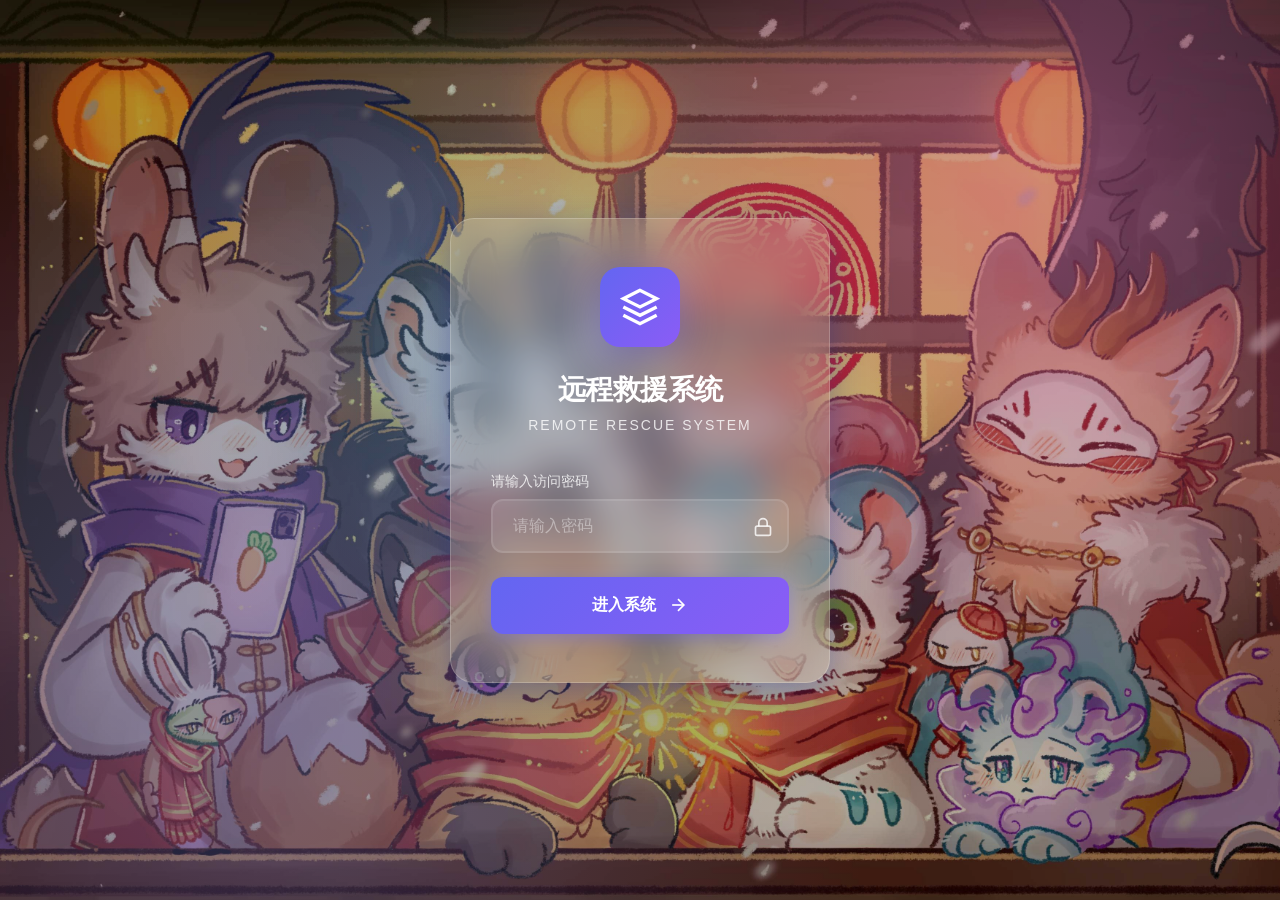
<file: publish/WebResource/index.html>
<!DOCTYPE html>
<html lang="zh-CN">
<head>
    <meta charset="UTF-8">
    <meta name="viewport" content="width=device-width, initial-scale=1.0">
    <title>远程救援系统 - 身份认证</title>
    <link rel="stylesheet" href="css/style.css?v=2">
    <script src="js/bg-random.js?v=2"></script>
    <script src="js/auth-check.js?v=2"></script>
</head>
<body class="auth-page">
    <div class="auth-container">
        <div class="auth-box">
            <div class="auth-header">
                <div class="logo">
                    <svg viewBox="0 0 24 24" fill="none" stroke="currentColor" stroke-width="2">
                        <path d="M12 2L2 7l10 5 10-5-10-5zM2 17l10 5 10-5M2 12l10 5 10-5"/>
                    </svg>
                </div>
                <h1>远程救援系统</h1>
                <p>Remote Rescue System</p>
            </div>
            <form id="authForm" class="auth-form">
                <div class="input-group">
                    <label for="password">请输入访问密码</label>
                    <input type="password" id="password" name="password" placeholder="请输入密码" required>
                    <span class="input-icon">
                        <svg viewBox="0 0 24 24" fill="none" stroke="currentColor" stroke-width="2">
                            <rect x="3" y="11" width="18" height="11" rx="2" ry="2"></rect>
                            <path d="M7 11V7a5 5 0 0 1 10 0v4"></path>
                        </svg>
                    </span>
                </div>
                <button type="submit" class="auth-btn">
                    <span>进入系统</span>
                    <svg viewBox="0 0 24 24" fill="none" stroke="currentColor" stroke-width="2">
                        <line x1="5" y1="12" x2="19" y2="12"></line>
                        <polyline points="12 5 19 12 12 19"></polyline>
                    </svg>
                </button>
            </form>
            <div id="errorMsg" class="error-message"></div>
        </div>
    </div>
    <script src="js/auth.js?v=3"></script>
</body>
</html>
</file>
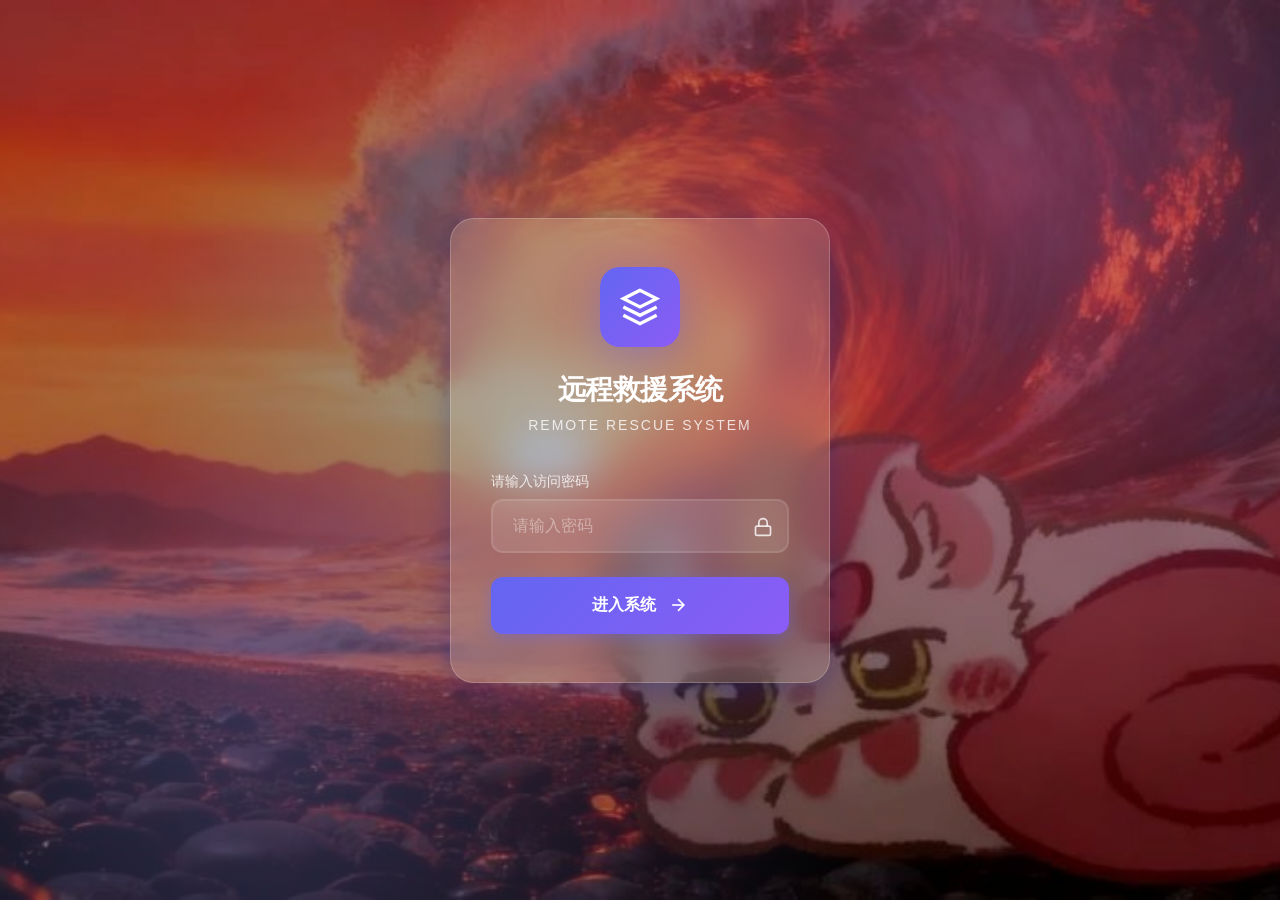
<file: RemoteRescueApp/bin/Debug/WebResource/index.html>
<!DOCTYPE html>
<html lang="zh-CN">
<head>
    <meta charset="UTF-8">
    <meta name="viewport" content="width=device-width, initial-scale=1.0">
    <title>远程救援系统 - 身份认证</title>
    <link rel="stylesheet" href="css/style.css">
    <script src="js/bg-random.js"></script>
    <script src="js/auth-check.js"></script>
</head>
<body class="auth-page">
    <div class="auth-container">
        <div class="auth-box">
            <div class="auth-header">
                <div class="logo">
                    <svg viewBox="0 0 24 24" fill="none" stroke="currentColor" stroke-width="2">
                        <path d="M12 2L2 7l10 5 10-5-10-5zM2 17l10 5 10-5M2 12l10 5 10-5"/>
                    </svg>
                </div>
                <h1>远程救援系统</h1>
                <p>Remote Rescue System</p>
            </div>
            <form id="authForm" class="auth-form">
                <div class="input-group">
                    <label for="password">请输入访问密码</label>
                    <input type="password" id="password" name="password" placeholder="请输入密码" required>
                    <span class="input-icon">
                        <svg viewBox="0 0 24 24" fill="none" stroke="currentColor" stroke-width="2">
                            <rect x="3" y="11" width="18" height="11" rx="2" ry="2"></rect>
                            <path d="M7 11V7a5 5 0 0 1 10 0v4"></path>
                        </svg>
                    </span>
                </div>
                <button type="submit" class="auth-btn">
                    <span>进入系统</span>
                    <svg viewBox="0 0 24 24" fill="none" stroke="currentColor" stroke-width="2">
                        <line x1="5" y1="12" x2="19" y2="12"></line>
                        <polyline points="12 5 19 12 12 19"></polyline>
                    </svg>
                </button>
            </form>
            <div id="errorMsg" class="error-message"></div>
        </div>
    </div>
    <script src="js/auth.js"></script>
</body>
</html>
</file>
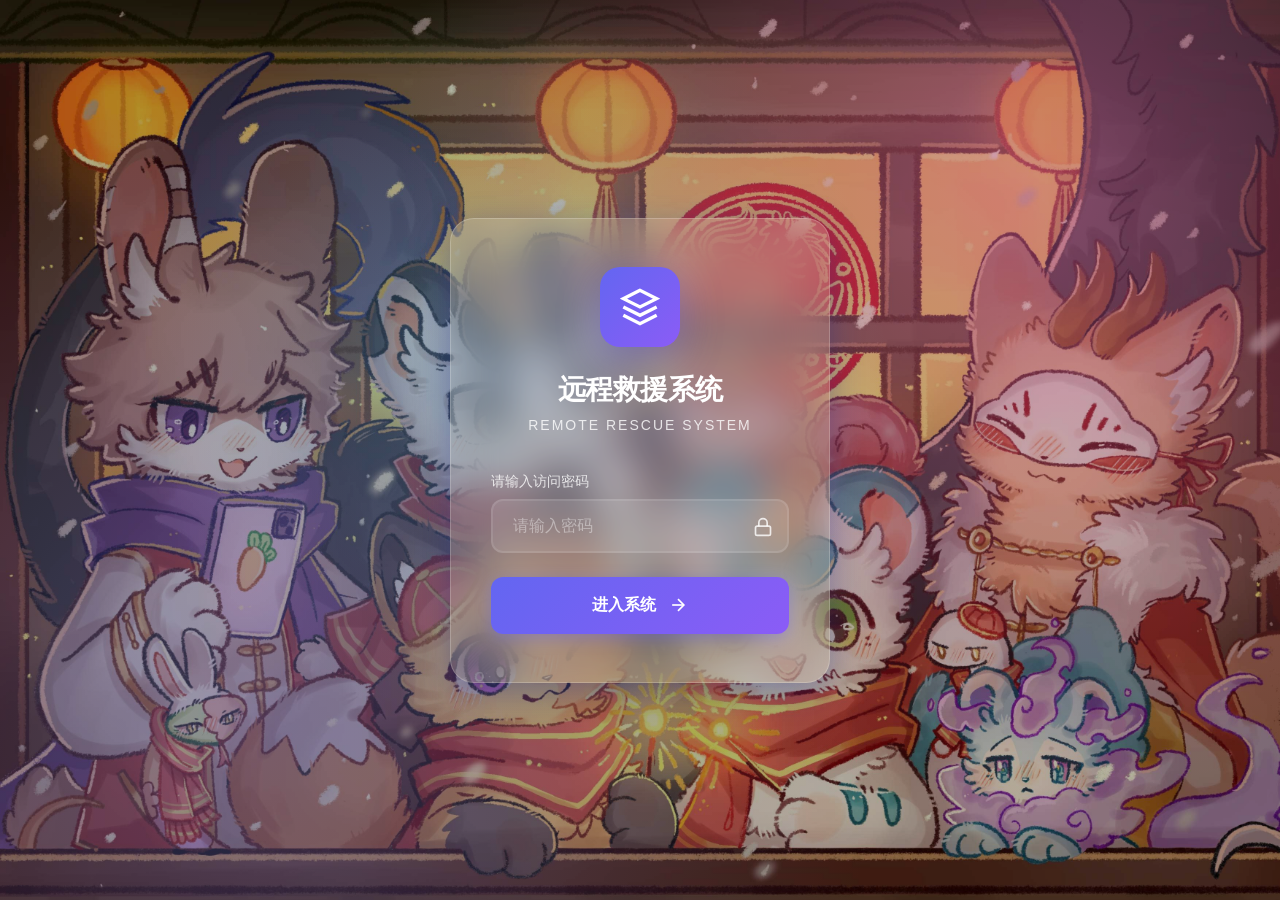
<file: RemoteRescueApp/bin/Debug/WebResource/main.html>
<!DOCTYPE html>
<html lang="zh-CN">
<head>
    <meta charset="UTF-8">
    <meta name="viewport" content="width=device-width, initial-scale=1.0">
    <title>远程救援系统 - 控制台</title>
    <link rel="stylesheet" href="css/style.css">
    <script src="js/bg-random.js"></script>
    <script src="js/auth-check.js"></script>
    <script>
        if (!AuthCheck.checkAuth()) {
            throw new Error('未授权访问');
        }
    </script>
</head>
<body class="main-page">
    <!-- 顶部导航 -->
    <nav class="top-nav">
        <div class="nav-brand">
            <div class="logo-small">
                <svg viewBox="0 0 24 24" fill="none" stroke="currentColor" stroke-width="2">
                    <path d="M12 2L2 7l10 5 10-5-10-5zM2 17l10 5 10-5M2 12l10 5 10-5"/>
                </svg>
            </div>
            <span>远程救援系统</span>
        </div>
        <div class="nav-actions">
            <div class="connection-status" id="connectionStatus">
                <span class="status-dot"></span>
                <span id="statusText">已连接</span>
            </div>
            <button class="logout-btn" onclick="logout()">
                <svg viewBox="0 0 24 24" fill="none" stroke="currentColor" stroke-width="2">
                    <path d="M9 21H5a2 2 0 0 1-2-2V5a2 2 0 0 1 2-2h4"></path>
                    <polyline points="16 17 21 12 16 7"></polyline>
                    <line x1="21" y1="12" x2="9" y2="12"></line>
                </svg>
                退出
            </button>
        </div>
    </nav>

    <!-- 主内容区域 -->
    <main class="main-content">
        <!-- 上半部分：实时信息区域 -->
        <section class="info-section">
            <h2 class="section-title">
                <svg viewBox="0 0 24 24" fill="none" stroke="currentColor" stroke-width="2">
                    <rect x="2" y="3" width="20" height="14" rx="2" ry="2"></rect>
                    <line x1="8" y1="21" x2="16" y2="21"></line>
                    <line x1="12" y1="17" x2="12" y2="21"></line>
                </svg>
                救援端实时信息
            </h2>
            <div class="info-grid">
                <div class="info-card">
                    <div class="info-card-header">
                        <div class="info-card-icon blue">
                            <svg viewBox="0 0 24 24" fill="none" stroke="currentColor" stroke-width="2">
                                <rect x="2" y="3" width="20" height="14" rx="2" ry="2"></rect>
                                <line x1="8" y1="21" x2="16" y2="21"></line>
                                <line x1="12" y1="17" x2="12" y2="21"></line>
                            </svg>
                        </div>
                        <span class="info-card-label">计算机名称</span>
                    </div>
                    <div class="info-card-value" id="machineName">--</div>
                </div>

                <div class="info-card">
                    <div class="info-card-header">
                        <div class="info-card-icon green">
                            <svg viewBox="0 0 24 24" fill="none" stroke="currentColor" stroke-width="2">
                                <path d="M20 21v-2a4 4 0 0 0-4-4H8a4 4 0 0 0-4 4v2"></path>
                                <circle cx="12" cy="7" r="4"></circle>
                            </svg>
                        </div>
                        <span class="info-card-label">当前用户</span>
                    </div>
                    <div class="info-card-value" id="userName">--</div>
                </div>

                <div class="info-card">
                    <div class="info-card-header">
                        <div class="info-card-icon purple">
                            <svg viewBox="0 0 24 24" fill="none" stroke="currentColor" stroke-width="2">
                                <path d="M12 2L2 7l10 5 10-5-10-5zM2 17l10 5 10-5M2 12l10 5 10-5"></path>
                            </svg>
                        </div>
                        <span class="info-card-label">操作系统</span>
                    </div>
                    <div class="info-card-value" id="osVersion">--</div>
                </div>

                <div class="info-card">
                    <div class="info-card-header">
                        <div class="info-card-icon orange">
                            <svg viewBox="0 0 24 24" fill="none" stroke="currentColor" stroke-width="2">
                                <rect x="4" y="4" width="16" height="16" rx="2" ry="2"></rect>
                                <rect x="9" y="9" width="6" height="6"></rect>
                                <line x1="9" y1="1" x2="9" y2="4"></line>
                                <line x1="15" y1="1" x2="15" y2="4"></line>
                                <line x1="9" y1="20" x2="9" y2="23"></line>
                                <line x1="15" y1="20" x2="15" y2="23"></line>
                                <line x1="20" y1="9" x2="23" y2="9"></line>
                                <line x1="20" y1="14" x2="23" y2="14"></line>
                                <line x1="1" y1="9" x2="4" y2="9"></line>
                                <line x1="1" y1="14" x2="4" y2="14"></line>
                            </svg>
                        </div>
                        <span class="info-card-label">处理器核心</span>
                    </div>
                    <div class="info-card-value" id="processorCount">--</div>
                </div>

                <div class="info-card">
                    <div class="info-card-header">
                        <div class="info-card-icon cyan">
                            <svg viewBox="0 0 24 24" fill="none" stroke="currentColor" stroke-width="2">
                                <circle cx="12" cy="12" r="10"></circle>
                                <polyline points="12 6 12 12 16 14"></polyline>
                            </svg>
                        </div>
                        <span class="info-card-label">系统运行时间</span>
                    </div>
                    <div class="info-card-value" id="uptime">--</div>
                </div>

                <div class="info-card">
                    <div class="info-card-header">
                        <div class="info-card-icon red">
                            <svg viewBox="0 0 24 24" fill="none" stroke="currentColor" stroke-width="2">
                                <path d="M12 22s8-4 8-10V5l-8-3-8 3v7c0 6 8 10 8 10z"></path>
                            </svg>
                        </div>
                        <span class="info-card-label">最后更新</span>
                    </div>
                    <div class="info-card-value" id="lastUpdate">--</div>
                </div>

                <div class="info-card explorer-card">
                    <div class="info-card-header">
                        <div class="info-card-icon yellow">
                            <svg viewBox="0 0 24 24" fill="none" stroke="currentColor" stroke-width="2">
                                <path d="M22 19a2 2 0 0 1-2 2H4a2 2 0 0 1-2-2V5a2 2 0 0 1 2-2h5l2 3h9a2 2 0 0 1 2 2z"></path>
                            </svg>
                        </div>
                        <span class="info-card-label">Explorer.exe</span>
                    </div>
                    <div class="info-card-value explorer-value" id="explorerInfo">--</div>
                </div>
            </div>
        </section>

        <!-- 下半部分：功能按钮区域 -->
        <section class="actions-section">
            <h2 class="section-title">
                <svg viewBox="0 0 24 24" fill="none" stroke="currentColor" stroke-width="2">
                    <path d="M14.7 6.3a1 1 0 0 0 0 1.4l1.6 1.6a1 1 0 0 0 1.4 0l3.77-3.77a6 6 0 0 1-7.94 7.94l-6.91 6.91a2.12 2.12 0 0 1-3-3l6.91-6.91a6 6 0 0 1 7.94-7.94l-3.76 3.76z"></path>
                </svg>
                紧急救援操作
            </h2>
            <div class="actions-grid">
                <!-- 重启RDP服务 -->
                <div class="action-card rdp" id="btnRdp" onclick="restartRDP()">
                    <div class="action-icon-wrapper">
                        <svg class="action-icon" viewBox="0 0 24 24" fill="none" stroke="currentColor" stroke-width="2">
                            <rect x="2" y="3" width="20" height="14" rx="2" ry="2"></rect>
                            <line x1="8" y1="21" x2="16" y2="21"></line>
                            <line x1="12" y1="17" x2="12" y2="21"></line>
                            <path d="M8 11l3 3 5-5"></path>
                        </svg>
                    </div>
                    <div class="action-content">
                        <h3 class="action-title">重启RDP服务</h3>
                        <p class="action-desc">重新启动远程桌面服务，解决远程连接异常问题</p>
                    </div>
                    <div class="action-status" id="statusRdp"></div>
                </div>

                <!-- 重启Explorer -->
                <div class="action-card explorer" id="btnExplorer" onclick="restartExplorer()">
                    <div class="action-icon-wrapper">
                        <svg class="action-icon" viewBox="0 0 24 24" fill="none" stroke="currentColor" stroke-width="2">
                            <path d="M22 19a2 2 0 0 1-2 2H4a2 2 0 0 1-2-2V5a2 2 0 0 1 2-2h5l2 3h9a2 2 0 0 1 2 2z"></path>
                            <line x1="12" y1="11" x2="12" y2="17"></line>
                            <line x1="9" y1="14" x2="15" y2="14"></line>
                        </svg>
                    </div>
                    <div class="action-content">
                        <h3 class="action-title">重启Explorer</h3>
                        <p class="action-desc">重启资源管理器进程，修复桌面卡顿或无响应问题</p>
                    </div>
                    <div class="action-status" id="statusExplorer"></div>
                </div>

                <!-- 重启服务器 -->
                <div class="action-card server" id="btnServer" onclick="restartServer()">
                    <div class="action-icon-wrapper">
                        <svg class="action-icon" viewBox="0 0 24 24" fill="none" stroke="currentColor" stroke-width="2">
                            <path d="M4 4h16c1.1 0 2 .9 2 2v12c0 1.1-.9 2-2 2H4c-1.1 0-2-.9-2-2V6c0-1.1.9-2 2-2z"></path>
                            <polyline points="22,6 12,13 2,6"></polyline>
                            <path d="M12 13v8"></path>
                            <path d="M8 21h8"></path>
                        </svg>
                    </div>
                    <div class="action-content">
                        <h3 class="action-title">重启服务器</h3>
                        <p class="action-desc">执行系统重启操作，10秒后服务器将重新启动</p>
                    </div>
                    <div class="action-status" id="statusServer"></div>
                </div>
            </div>
        </section>
    </main>

    <!-- Toast 容器 -->
    <div class="toast-container" id="toastContainer"></div>

    <!-- 确认对话框 -->
    <div class="modal-overlay" id="confirmModal">
        <div class="modal">
            <div class="modal-icon" id="modalIcon">
                <svg viewBox="0 0 24 24" fill="none" stroke="currentColor" stroke-width="2">
                    <path d="M10.29 3.86L1.82 18a2 2 0 0 0 1.71 3h16.94a2 2 0 0 0 1.71-3L13.71 3.86a2 2 0 0 0-3.42 0z"></path>
                    <line x1="12" y1="9" x2="12" y2="13"></line>
                    <line x1="12" y1="17" x2="12.01" y2="17"></line>
                </svg>
            </div>
            <h3 class="modal-title" id="modalTitle">确认操作</h3>
            <p class="modal-message" id="modalMessage">您确定要执行此操作吗？</p>
            <div class="modal-actions">
                <button class="modal-btn modal-btn-secondary" onclick="closeModal()">取消</button>
                <button class="modal-btn modal-btn-primary" id="modalConfirmBtn" onclick="confirmAction()">确认</button>
            </div>
        </div>
    </div>

    <script src="js/main.js"></script>
</body>
</html>
</file>
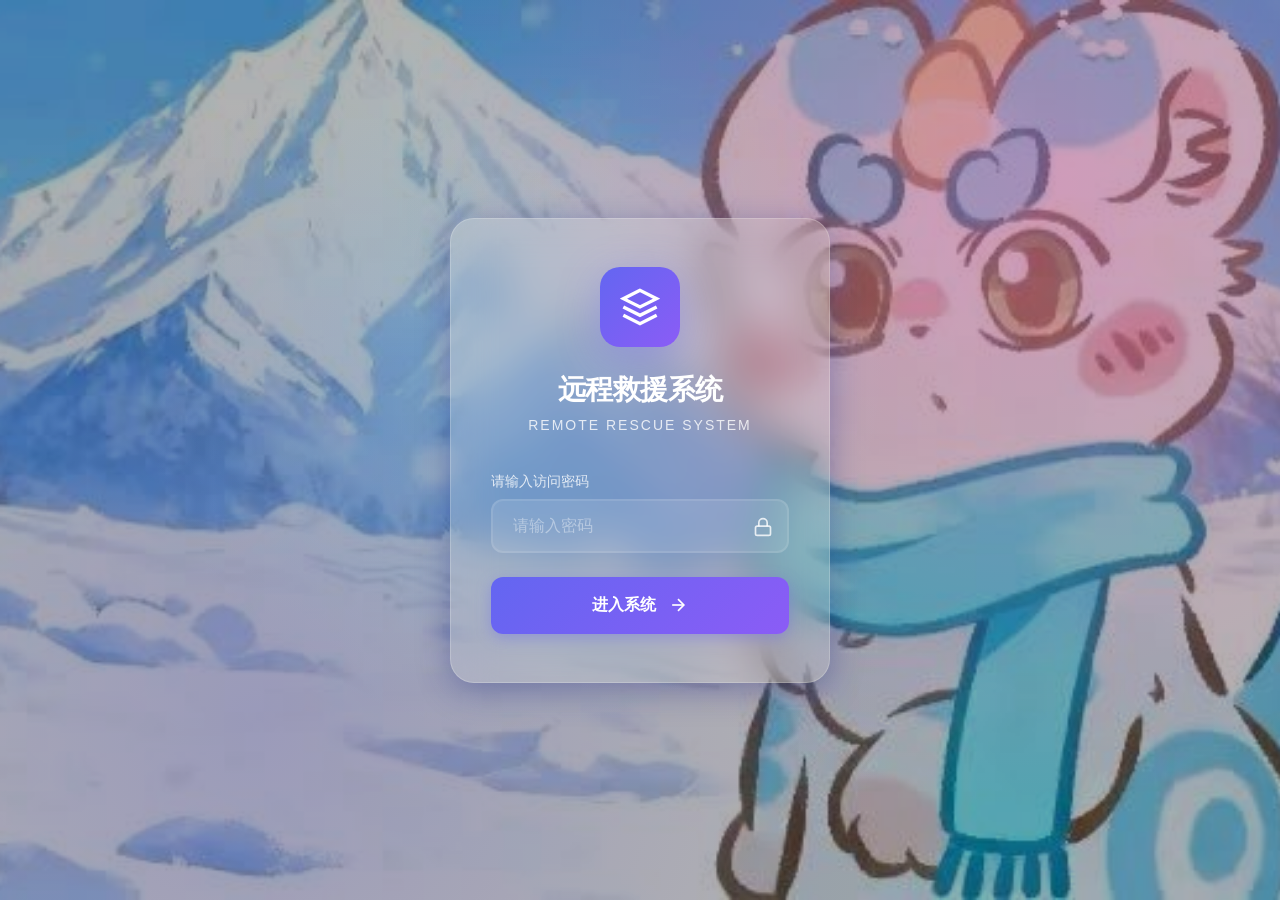
<file: RemoteRescueApp/bin/Release/WebResource/main.html>
<!DOCTYPE html>
<html lang="zh-CN">
<head>
    <meta charset="UTF-8">
    <meta name="viewport" content="width=device-width, initial-scale=1.0">
    <title>远程救援系统 - 控制台</title>
    <link rel="stylesheet" href="css/style.css?v=3">
    <script src="js/bg-random.js?v=3"></script>
    <script src="js/auth-check.js?v=3"></script>
    <script>
        if (!AuthCheck.checkAuth()) {
            throw new Error('未授权访问');
        }
    </script>
</head>
<body class="main-page">
    <!-- 顶部导航 -->
    <nav class="top-nav">
        <div class="nav-brand">
            <div class="logo-small">
                <svg viewBox="0 0 24 24" fill="none" stroke="currentColor" stroke-width="2">
                    <path d="M12 2L2 7l10 5 10-5-10-5zM2 17l10 5 10-5M2 12l10 5 10-5"/>
                </svg>
            </div>
            <span>远程救援系统</span>
        </div>
        <div class="nav-actions">
            <div class="connection-status" id="connectionStatus">
                <span class="status-dot"></span>
                <span id="statusText">已连接</span>
            </div>
            <button class="logout-btn" onclick="logout()">
                <svg viewBox="0 0 24 24" fill="none" stroke="currentColor" stroke-width="2">
                    <path d="M9 21H5a2 2 0 0 1-2-2V5a2 2 0 0 1 2-2h4"></path>
                    <polyline points="16 17 21 12 16 7"></polyline>
                    <line x1="21" y1="12" x2="9" y2="12"></line>
                </svg>
                退出
            </button>
        </div>
    </nav>

    <!-- 主内容区域 -->
    <main class="main-content">
        <!-- 上半部分：实时信息区域 -->
        <section class="info-section">
            <h2 class="section-title">
                <svg viewBox="0 0 24 24" fill="none" stroke="currentColor" stroke-width="2">
                    <rect x="2" y="3" width="20" height="14" rx="2" ry="2"></rect>
                    <line x1="8" y1="21" x2="16" y2="21"></line>
                    <line x1="12" y1="17" x2="12" y2="21"></line>
                </svg>
                救援端实时信息
            </h2>
            <div class="info-grid">
                <div class="info-card">
                    <div class="info-card-header">
                        <div class="info-card-icon blue">
                            <svg viewBox="0 0 24 24" fill="none" stroke="currentColor" stroke-width="2">
                                <rect x="2" y="3" width="20" height="14" rx="2" ry="2"></rect>
                                <line x1="8" y1="21" x2="16" y2="21"></line>
                                <line x1="12" y1="17" x2="12" y2="21"></line>
                            </svg>
                        </div>
                        <span class="info-card-label">计算机名称</span>
                    </div>
                    <div class="info-card-value" id="machineName">--</div>
                </div>

                <div class="info-card">
                    <div class="info-card-header">
                        <div class="info-card-icon green">
                            <svg viewBox="0 0 24 24" fill="none" stroke="currentColor" stroke-width="2">
                                <path d="M20 21v-2a4 4 0 0 0-4-4H8a4 4 0 0 0-4 4v2"></path>
                                <circle cx="12" cy="7" r="4"></circle>
                            </svg>
                        </div>
                        <span class="info-card-label">当前用户</span>
                    </div>
                    <div class="info-card-value" id="userName">--</div>
                </div>

                <div class="info-card">
                    <div class="info-card-header">
                        <div class="info-card-icon purple">
                            <svg viewBox="0 0 24 24" fill="none" stroke="currentColor" stroke-width="2">
                                <path d="M12 2L2 7l10 5 10-5-10-5zM2 17l10 5 10-5M2 12l10 5 10-5"></path>
                            </svg>
                        </div>
                        <span class="info-card-label">操作系统</span>
                    </div>
                    <div class="info-card-value" id="osVersion">--</div>
                </div>

                <div class="info-card">
                    <div class="info-card-header">
                        <div class="info-card-icon orange">
                            <svg viewBox="0 0 24 24" fill="none" stroke="currentColor" stroke-width="2">
                                <rect x="4" y="4" width="16" height="16" rx="2" ry="2"></rect>
                                <rect x="9" y="9" width="6" height="6"></rect>
                                <line x1="9" y1="1" x2="9" y2="4"></line>
                                <line x1="15" y1="1" x2="15" y2="4"></line>
                                <line x1="9" y1="20" x2="9" y2="23"></line>
                                <line x1="15" y1="20" x2="15" y2="23"></line>
                                <line x1="20" y1="9" x2="23" y2="9"></line>
                                <line x1="20" y1="14" x2="23" y2="14"></line>
                                <line x1="1" y1="9" x2="4" y2="9"></line>
                                <line x1="1" y1="14" x2="4" y2="14"></line>
                            </svg>
                        </div>
                        <span class="info-card-label">处理器核心</span>
                    </div>
                    <div class="info-card-value" id="processorCount">--</div>
                </div>

                <div class="info-card">
                    <div class="info-card-header">
                        <div class="info-card-icon cyan">
                            <svg viewBox="0 0 24 24" fill="none" stroke="currentColor" stroke-width="2">
                                <circle cx="12" cy="12" r="10"></circle>
                                <polyline points="12 6 12 12 16 14"></polyline>
                            </svg>
                        </div>
                        <span class="info-card-label">系统运行时间</span>
                    </div>
                    <div class="info-card-value" id="uptime">--</div>
                </div>

                <div class="info-card">
                    <div class="info-card-header">
                        <div class="info-card-icon red">
                            <svg viewBox="0 0 24 24" fill="none" stroke="currentColor" stroke-width="2">
                                <path d="M12 22s8-4 8-10V5l-8-3-8 3v7c0 6 8 10 8 10z"></path>
                            </svg>
                        </div>
                        <span class="info-card-label">最后更新</span>
                    </div>
                    <div class="info-card-value" id="lastUpdate">--</div>
                </div>

                <div class="info-card explorer-card">
                    <div class="info-card-header">
                        <div class="info-card-icon yellow">
                            <svg viewBox="0 0 24 24" fill="none" stroke="currentColor" stroke-width="2">
                                <path d="M22 19a2 2 0 0 1-2 2H4a2 2 0 0 1-2-2V5a2 2 0 0 1 2-2h5l2 3h9a2 2 0 0 1 2 2z"></path>
                            </svg>
                        </div>
                        <span class="info-card-label">Explorer.exe</span>
                    </div>
                    <div class="info-card-value explorer-value" id="explorerInfo">--</div>
                </div>
            </div>
        </section>

        <!-- 下半部分：功能按钮区域 -->
        <section class="actions-section">
            <h2 class="section-title">
                <svg viewBox="0 0 24 24" fill="none" stroke="currentColor" stroke-width="2">
                    <path d="M14.7 6.3a1 1 0 0 0 0 1.4l1.6 1.6a1 1 0 0 0 1.4 0l3.77-3.77a6 6 0 0 1-7.94 7.94l-6.91 6.91a2.12 2.12 0 0 1-3-3l6.91-6.91a6 6 0 0 1 7.94-7.94l-3.76 3.76z"></path>
                </svg>
                紧急救援操作
            </h2>
            <div class="actions-grid">
                <!-- 重启RDP服务 -->
                <div class="action-card rdp" id="btnRdp" onclick="restartRDP()">
                    <div class="action-icon-wrapper">
                        <svg class="action-icon" viewBox="0 0 24 24" fill="none" stroke="currentColor" stroke-width="2">
                            <rect x="2" y="3" width="20" height="14" rx="2" ry="2"></rect>
                            <line x1="8" y1="21" x2="16" y2="21"></line>
                            <line x1="12" y1="17" x2="12" y2="21"></line>
                            <path d="M8 11l3 3 5-5"></path>
                        </svg>
                    </div>
                    <div class="action-content">
                        <h3 class="action-title">重启RDP服务</h3>
                        <p class="action-desc">重新启动远程桌面服务，解决远程连接异常问题</p>
                    </div>
                    <div class="action-status" id="statusRdp"></div>
                </div>

                <!-- 重启Explorer -->
                <div class="action-card explorer" id="btnExplorer" onclick="restartExplorer()">
                    <div class="action-icon-wrapper">
                        <svg class="action-icon" viewBox="0 0 24 24" fill="none" stroke="currentColor" stroke-width="2">
                            <path d="M22 19a2 2 0 0 1-2 2H4a2 2 0 0 1-2-2V5a2 2 0 0 1 2-2h5l2 3h9a2 2 0 0 1 2 2z"></path>
                            <line x1="12" y1="11" x2="12" y2="17"></line>
                            <line x1="9" y1="14" x2="15" y2="14"></line>
                        </svg>
                    </div>
                    <div class="action-content">
                        <h3 class="action-title">重启Explorer</h3>
                        <p class="action-desc">重启资源管理器进程，修复桌面卡顿或无响应问题</p>
                    </div>
                    <div class="action-status" id="statusExplorer"></div>
                </div>

                <!-- 重启服务器 -->
                <div class="action-card server" id="btnServer" onclick="restartServer()">
                    <div class="action-icon-wrapper">
                        <svg class="action-icon" viewBox="0 0 24 24" fill="none" stroke="currentColor" stroke-width="2">
                            <path d="M4 4h16c1.1 0 2 .9 2 2v12c0 1.1-.9 2-2 2H4c-1.1 0-2-.9-2-2V6c0-1.1.9-2 2-2z"></path>
                            <polyline points="22,6 12,13 2,6"></polyline>
                            <path d="M12 13v8"></path>
                            <path d="M8 21h8"></path>
                        </svg>
                    </div>
                    <div class="action-content">
                        <h3 class="action-title">重启服务器</h3>
                        <p class="action-desc">执行系统重启操作，10秒后服务器将重新启动</p>
                    </div>
                    <div class="action-status" id="statusServer"></div>
                </div>
            </div>
        </section>
    </main>

    <!-- Toast 容器 -->
    <div class="toast-container" id="toastContainer"></div>

    <!-- 确认对话框 -->
    <div class="modal-overlay" id="confirmModal">
        <div class="modal">
            <div class="modal-icon" id="modalIcon">
                <svg viewBox="0 0 24 24" fill="none" stroke="currentColor" stroke-width="2">
                    <path d="M10.29 3.86L1.82 18a2 2 0 0 0 1.71 3h16.94a2 2 0 0 0 1.71-3L13.71 3.86a2 2 0 0 0-3.42 0z"></path>
                    <line x1="12" y1="9" x2="12" y2="13"></line>
                    <line x1="12" y1="17" x2="12.01" y2="17"></line>
                </svg>
            </div>
            <h3 class="modal-title" id="modalTitle">确认操作</h3>
            <p class="modal-message" id="modalMessage">您确定要执行此操作吗？</p>
            <div class="modal-actions">
                <button class="modal-btn modal-btn-secondary" onclick="closeModal()">取消</button>
                <button class="modal-btn modal-btn-primary" id="modalConfirmBtn" onclick="confirmAction()">确认</button>
            </div>
        </div>
    </div>

    <script src="js/main.js?v=3"></script>

    <!-- GitHub 链接 -->
    <footer class="github-footer">
        <a href="https://github.com/linfon18/WinServerRemoteRescue.git" target="_blank" rel="noopener noreferrer">
            <svg viewBox="0 0 24 24" fill="currentColor" width="20" height="20">
                <path d="M12 0c-6.626 0-12 5.373-12 12 0 5.302 3.438 9.8 8.207 11.387.599.111.793-.261.793-.577v-2.234c-3.338.726-4.033-1.416-4.033-1.416-.546-1.387-1.333-1.756-1.333-1.756-1.089-.745.083-.729.083-.729 1.205.084 1.839 1.237 1.839 1.237 1.07 1.834 2.807 1.304 3.492.997.107-.775.418-1.305.762-1.604-2.665-.305-5.467-1.334-5.467-5.931 0-1.311.469-2.381 1.236-3.221-.124-.303-.535-1.524.117-3.176 0 0 1.008-.322 3.301 1.23.957-.266 1.983-.399 3.003-.404 1.02.005 2.047.138 3.006.404 2.291-1.552 3.297-1.23 3.297-1.23.653 1.653.242 2.874.118 3.176.77.84 1.235 1.911 1.235 3.221 0 4.609-2.807 5.624-5.479 5.921.43.372.823 1.102.823 2.222v3.293c0 .319.192.694.801.576 4.765-1.589 8.199-6.086 8.199-11.386 0-6.627-5.373-12-12-12z"/>
            </svg>
            GitHub: WinServerRemoteRescue
        </a>
    </footer>
</body>
</html>
</file>
<file: publish/WebResource/css/style.css>
* {
    margin: 0;
    padding: 0;
    box-sizing: border-box;
}

:root {
    --primary-color: #6366f1;
    --primary-hover: #4f46e5;
    --danger-color: #ef4444;
    --warning-color: #f59e0b;
    --success-color: #10b981;
    --bg-gradient: linear-gradient(135deg, #667eea 0%, #764ba2 100%);
    --glass-bg: rgba(255, 255, 255, 0.15);
    --glass-border: rgba(255, 255, 255, 0.2);
    --glass-shadow: 0 8px 32px 0 rgba(31, 38, 135, 0.37);
    --text-primary: #ffffff;
    --text-secondary: rgba(255, 255, 255, 0.8);
}

body {
    font-family: 'Segoe UI', 'PingFang SC', 'Microsoft YaHei', sans-serif;
    min-height: 100vh;
    background: var(--bg-gradient);
    background-attachment: fixed;
    color: var(--text-primary);
    overflow-x: hidden;
    position: relative;
}

/* 背景层 - 由JS动态设置图片 */
#bg-layer {
    position: fixed;
    top: 0;
    left: 0;
    width: 100%;
    height: 100%;
    background-size: cover;
    background-position: center;
    background-repeat: no-repeat;
    z-index: -2;
    transition: opacity 0.5s ease;
}

/* 背景遮罩层 */
#bg-overlay {
    position: fixed;
    top: 0;
    left: 0;
    width: 100%;
    height: 100%;
    background:
        radial-gradient(circle at 20% 80%, rgba(120, 119, 198, 0.4) 0%, transparent 50%),
        radial-gradient(circle at 80% 20%, rgba(255, 119, 198, 0.4) 0%, transparent 50%),
        radial-gradient(circle at 40% 40%, rgba(120, 219, 255, 0.3) 0%, transparent 40%),
        rgba(0, 0, 0, 0.3);
    pointer-events: none;
    z-index: -1;
}

/* 认证页面样式 */
.auth-page {
    display: flex;
    align-items: center;
    justify-content: center;
    min-height: 100vh;
}

.auth-container {
    width: 100%;
    max-width: 420px;
    padding: 20px;
}

.auth-box {
    background: var(--glass-bg);
    backdrop-filter: blur(20px);
    -webkit-backdrop-filter: blur(20px);
    border: 1px solid var(--glass-border);
    border-radius: 24px;
    padding: 48px 40px;
    box-shadow: var(--glass-shadow);
    animation: slideUp 0.6s ease-out;
}

@keyframes slideUp {
    from {
        opacity: 0;
        transform: translateY(30px);
    }
    to {
        opacity: 1;
        transform: translateY(0);
    }
}

.auth-header {
    text-align: center;
    margin-bottom: 40px;
}

.logo {
    width: 80px;
    height: 80px;
    margin: 0 auto 24px;
    background: linear-gradient(135deg, var(--primary-color), #8b5cf6);
    border-radius: 20px;
    display: flex;
    align-items: center;
    justify-content: center;
    box-shadow: 0 10px 40px rgba(99, 102, 241, 0.4);
}

.logo svg {
    width: 40px;
    height: 40px;
    color: white;
}

.auth-header h1 {
    font-size: 28px;
    font-weight: 700;
    margin-bottom: 8px;
    letter-spacing: -0.5px;
}

.auth-header p {
    color: var(--text-secondary);
    font-size: 14px;
    letter-spacing: 2px;
    text-transform: uppercase;
}

.auth-form {
    display: flex;
    flex-direction: column;
    gap: 24px;
}

.input-group {
    position: relative;
}

.input-group label {
    display: block;
    margin-bottom: 8px;
    font-size: 14px;
    font-weight: 500;
    color: var(--text-secondary);
}

.input-group input {
    width: 100%;
    padding: 16px 20px;
    padding-right: 50px;
    background: rgba(255, 255, 255, 0.1);
    border: 2px solid rgba(255, 255, 255, 0.1);
    border-radius: 12px;
    color: var(--text-primary);
    font-size: 16px;
    transition: all 0.3s ease;
}

.input-group input::placeholder {
    color: rgba(255, 255, 255, 0.4);
}

.input-group input:focus {
    outline: none;
    border-color: var(--primary-color);
    background: rgba(255, 255, 255, 0.15);
    box-shadow: 0 0 0 4px rgba(99, 102, 241, 0.2);
}

.input-icon {
    position: absolute;
    right: 16px;
    bottom: 16px;
    width: 20px;
    height: 20px;
    color: var(--text-secondary);
    pointer-events: none;
}

.input-icon svg {
    width: 100%;
    height: 100%;
}

.auth-btn {
    display: flex;
    align-items: center;
    justify-content: center;
    gap: 12px;
    padding: 18px 32px;
    background: linear-gradient(135deg, var(--primary-color), #8b5cf6);
    border: none;
    border-radius: 12px;
    color: white;
    font-size: 16px;
    font-weight: 600;
    cursor: pointer;
    transition: all 0.3s ease;
    box-shadow: 0 4px 15px rgba(99, 102, 241, 0.4);
}

.auth-btn:hover {
    transform: translateY(-2px);
    box-shadow: 0 8px 25px rgba(99, 102, 241, 0.5);
}

.auth-btn:active {
    transform: translateY(0);
}

.auth-btn svg {
    width: 20px;
    height: 20px;
    transition: transform 0.3s ease;
}

.auth-btn:hover svg {
    transform: translateX(4px);
}

.error-message {
    margin-top: 16px;
    padding: 12px 16px;
    background: rgba(239, 68, 68, 0.2);
    border: 1px solid rgba(239, 68, 68, 0.3);
    border-radius: 8px;
    color: #fca5a5;
    font-size: 14px;
    text-align: center;
    display: none;
}

.error-message.show {
    display: block;
    animation: shake 0.5s ease;
}

@keyframes shake {
    0%, 100% { transform: translateX(0); }
    25% { transform: translateX(-10px); }
    75% { transform: translateX(10px); }
}

/* 主页面样式 */
.main-page {
    min-height: 100vh;
    display: flex;
    flex-direction: column;
}

/* 顶部导航 */
.top-nav {
    background: var(--glass-bg);
    backdrop-filter: blur(20px);
    -webkit-backdrop-filter: blur(20px);
    border-bottom: 1px solid var(--glass-border);
    padding: 16px 32px;
    display: flex;
    justify-content: space-between;
    align-items: center;
    position: sticky;
    top: 0;
    z-index: 100;
}

.nav-brand {
    display: flex;
    align-items: center;
    gap: 12px;
}

.nav-brand .logo-small {
    width: 40px;
    height: 40px;
    background: linear-gradient(135deg, var(--primary-color), #8b5cf6);
    border-radius: 10px;
    display: flex;
    align-items: center;
    justify-content: center;
}

.nav-brand .logo-small svg {
    width: 20px;
    height: 20px;
    color: white;
}

.nav-brand span {
    font-size: 20px;
    font-weight: 700;
}

.nav-actions {
    display: flex;
    align-items: center;
    gap: 16px;
}

.connection-status {
    display: flex;
    align-items: center;
    gap: 8px;
    padding: 8px 16px;
    background: rgba(16, 185, 129, 0.2);
    border: 1px solid rgba(16, 185, 129, 0.3);
    border-radius: 20px;
    font-size: 13px;
}

.connection-status .status-dot {
    width: 8px;
    height: 8px;
    background: var(--success-color);
    border-radius: 50%;
    animation: pulse 2s infinite;
}

@keyframes pulse {
    0%, 100% { opacity: 1; }
    50% { opacity: 0.5; }
}

.connection-status.offline {
    background: rgba(239, 68, 68, 0.2);
    border-color: rgba(239, 68, 68, 0.3);
}

.connection-status.offline .status-dot {
    background: var(--danger-color);
    animation: none;
}

.logout-btn {
    padding: 10px 20px;
    background: rgba(255, 255, 255, 0.1);
    border: 1px solid rgba(255, 255, 255, 0.2);
    border-radius: 8px;
    color: var(--text-primary);
    font-size: 14px;
    cursor: pointer;
    transition: all 0.3s ease;
    display: flex;
    align-items: center;
    gap: 8px;
}

.logout-btn:hover {
    background: rgba(239, 68, 68, 0.2);
    border-color: rgba(239, 68, 68, 0.3);
}

.logout-btn svg {
    width: 16px;
    height: 16px;
}

/* 主内容区域 */
.main-content {
    flex: 1;
    padding: 32px;
    display: flex;
    flex-direction: column;
    gap: 32px;
    max-width: 1400px;
    margin: 0 auto;
    width: 100%;
}

/* 信息区域 - 上半部分 */
.info-section {
    background: var(--glass-bg);
    backdrop-filter: blur(20px);
    -webkit-backdrop-filter: blur(20px);
    border: 1px solid var(--glass-border);
    border-radius: 24px;
    padding: 32px;
    box-shadow: var(--glass-shadow);
}

.section-title {
    display: flex;
    align-items: center;
    gap: 12px;
    margin-bottom: 24px;
    font-size: 20px;
    font-weight: 600;
}

.section-title svg {
    width: 24px;
    height: 24px;
    color: var(--primary-color);
}

.info-grid {
    display: grid;
    grid-template-columns: repeat(auto-fit, minmax(280px, 1fr));
    gap: 20px;
}

.info-card {
    background: rgba(255, 255, 255, 0.05);
    border: 1px solid rgba(255, 255, 255, 0.1);
    border-radius: 16px;
    padding: 24px;
    transition: all 0.3s ease;
}

.info-card:hover {
    background: rgba(255, 255, 255, 0.1);
    transform: translateY(-2px);
}

.info-card-header {
    display: flex;
    align-items: center;
    gap: 12px;
    margin-bottom: 12px;
}

.info-card-icon {
    width: 44px;
    height: 44px;
    border-radius: 12px;
    display: flex;
    align-items: center;
    justify-content: center;
}

.info-card-icon.blue {
    background: rgba(99, 102, 241, 0.2);
    color: #818cf8;
}

.info-card-icon.green {
    background: rgba(16, 185, 129, 0.2);
    color: #34d399;
}

.info-card-icon.orange {
    background: rgba(245, 158, 11, 0.2);
    color: #fbbf24;
}

.info-card-icon.purple {
    background: rgba(139, 92, 246, 0.2);
    color: #a78bfa;
}

.info-card-icon.red {
    background: rgba(239, 68, 68, 0.2);
    color: #f87171;
}

.info-card-icon.cyan {
    background: rgba(6, 182, 212, 0.2);
    color: #22d3ee;
}

.info-card-icon svg {
    width: 22px;
    height: 22px;
}

.info-card-label {
    font-size: 13px;
    color: var(--text-secondary);
    text-transform: uppercase;
    letter-spacing: 0.5px;
}

.info-card-value {
    font-size: 18px;
    font-weight: 600;
    color: var(--text-primary);
    word-break: break-all;
}

/* 功能区域 - 下半部分 */
.actions-section {
    background: var(--glass-bg);
    backdrop-filter: blur(20px);
    -webkit-backdrop-filter: blur(20px);
    border: 1px solid var(--glass-border);
    border-radius: 24px;
    padding: 32px;
    box-shadow: var(--glass-shadow);
    flex: 1;
}

.actions-grid {
    display: grid;
    grid-template-columns: repeat(3, 1fr);
    gap: 24px;
    height: 100%;
}

.action-card {
    background: rgba(255, 255, 255, 0.05);
    border: 2px solid rgba(255, 255, 255, 0.1);
    border-radius: 20px;
    padding: 40px 32px;
    display: flex;
    flex-direction: column;
    align-items: center;
    justify-content: center;
    text-align: center;
    cursor: pointer;
    transition: all 0.4s cubic-bezier(0.4, 0, 0.2, 1);
    position: relative;
    overflow: hidden;
}

.action-card::before {
    content: '';
    position: absolute;
    top: 0;
    left: 0;
    width: 100%;
    height: 100%;
    background: linear-gradient(135deg, transparent, rgba(255, 255, 255, 0.1), transparent);
    transform: translateX(-100%);
    transition: transform 0.6s ease;
}

.action-card:hover::before {
    transform: translateX(100%);
}

.action-card:hover {
    transform: translateY(-8px);
    border-color: rgba(255, 255, 255, 0.3);
    box-shadow: 0 20px 40px rgba(0, 0, 0, 0.3);
}

.action-card.rdp:hover {
    border-color: rgba(99, 102, 241, 0.5);
    box-shadow: 0 20px 40px rgba(99, 102, 241, 0.3);
}

.action-card.explorer:hover {
    border-color: rgba(245, 158, 11, 0.5);
    box-shadow: 0 20px 40px rgba(245, 158, 11, 0.3);
}

.action-card.server:hover {
    border-color: rgba(239, 68, 68, 0.5);
    box-shadow: 0 20px 40px rgba(239, 68, 68, 0.3);
}

.action-card:active {
    transform: translateY(-4px);
}

.action-card.loading {
    pointer-events: none;
    opacity: 0.8;
}

.action-card.loading .action-icon {
    animation: spin 1s linear infinite;
}

@keyframes spin {
    from { transform: rotate(0deg); }
    to { transform: rotate(360deg); }
}

.action-icon-wrapper {
    width: 100px;
    height: 100px;
    border-radius: 24px;
    display: flex;
    align-items: center;
    justify-content: center;
    margin-bottom: 24px;
    transition: all 0.3s ease;
}

.action-card.rdp .action-icon-wrapper {
    background: linear-gradient(135deg, rgba(99, 102, 241, 0.3), rgba(139, 92, 246, 0.3));
    box-shadow: 0 10px 30px rgba(99, 102, 241, 0.3);
}

.action-card.explorer .action-icon-wrapper {
    background: linear-gradient(135deg, rgba(245, 158, 11, 0.3), rgba(251, 191, 36, 0.3));
    box-shadow: 0 10px 30px rgba(245, 158, 11, 0.3);
}

.action-card.server .action-icon-wrapper {
    background: linear-gradient(135deg, rgba(239, 68, 68, 0.3), rgba(248, 113, 113, 0.3));
    box-shadow: 0 10px 30px rgba(239, 68, 68, 0.3);
}

.action-icon {
    width: 48px;
    height: 48px;
    color: white;
}

.action-title {
    font-size: 22px;
    font-weight: 700;
    margin-bottom: 12px;
}

.action-desc {
    font-size: 14px;
    color: var(--text-secondary);
    line-height: 1.6;
    max-width: 240px;
}

.action-status {
    margin-top: 20px;
    padding: 10px 20px;
    border-radius: 20px;
    font-size: 13px;
    font-weight: 500;
    opacity: 0;
    transform: translateY(10px);
    transition: all 0.3s ease;
}

.action-card.show-status .action-status {
    opacity: 1;
    transform: translateY(0);
}

.action-status.success {
    background: rgba(16, 185, 129, 0.2);
    color: #34d399;
}

.action-status.error {
    background: rgba(239, 68, 68, 0.2);
    color: #f87171;
}

.action-status.info {
    background: rgba(99, 102, 241, 0.2);
    color: #818cf8;
}

/* 响应式设计 */
@media (max-width: 1024px) {
    .actions-grid {
        grid-template-columns: 1fr;
    }
    
    .action-card {
        flex-direction: row;
        text-align: left;
        padding: 24px;
    }
    
    .action-icon-wrapper {
        width: 70px;
        height: 70px;
        margin-bottom: 0;
        margin-right: 20px;
        flex-shrink: 0;
    }
    
    .action-icon {
        width: 32px;
        height: 32px;
    }
    
    .action-content {
        flex: 1;
    }
}

@media (max-width: 768px) {
    .top-nav {
        padding: 12px 16px;
    }
    
    .main-content {
        padding: 16px;
    }
    
    .info-section,
    .actions-section {
        padding: 20px;
    }
    
    .info-grid {
        grid-template-columns: 1fr;
    }
    
    .nav-brand span {
        display: none;
    }
}

/* Toast 通知 */
.toast-container {
    position: fixed;
    top: 100px;
    right: 32px;
    z-index: 1000;
    display: flex;
    flex-direction: column;
    gap: 12px;
}

.toast {
    background: var(--glass-bg);
    backdrop-filter: blur(20px);
    -webkit-backdrop-filter: blur(20px);
    border: 1px solid var(--glass-border);
    border-radius: 12px;
    padding: 16px 24px;
    display: flex;
    align-items: center;
    gap: 12px;
    box-shadow: var(--glass-shadow);
    animation: slideInRight 0.4s ease;
    min-width: 300px;
}

.toast.hiding {
    animation: slideOutRight 0.4s ease forwards;
}

@keyframes slideInRight {
    from {
        opacity: 0;
        transform: translateX(100px);
    }
    to {
        opacity: 1;
        transform: translateX(0);
    }
}

@keyframes slideOutRight {
    from {
        opacity: 1;
        transform: translateX(0);
    }
    to {
        opacity: 0;
        transform: translateX(100px);
    }
}

.toast-icon {
    width: 24px;
    height: 24px;
    flex-shrink: 0;
}

.toast.success .toast-icon {
    color: var(--success-color);
}

.toast.error .toast-icon {
    color: var(--danger-color);
}

.toast.info .toast-icon {
    color: var(--primary-color);
}

.toast-content {
    flex: 1;
}

.toast-title {
    font-weight: 600;
    font-size: 15px;
    margin-bottom: 4px;
}

.toast-message {
    font-size: 13px;
    color: var(--text-secondary);
}

.toast-close {
    width: 20px;
    height: 20px;
    background: none;
    border: none;
    color: var(--text-secondary);
    cursor: pointer;
    padding: 0;
    display: flex;
    align-items: center;
    justify-content: center;
    transition: color 0.2s;
}

.toast-close:hover {
    color: var(--text-primary);
}

/* 确认对话框 */
.modal-overlay {
    position: fixed;
    top: 0;
    left: 0;
    width: 100%;
    height: 100%;
    background: rgba(0, 0, 0, 0.6);
    backdrop-filter: blur(4px);
    display: flex;
    align-items: center;
    justify-content: center;
    z-index: 2000;
    opacity: 0;
    visibility: hidden;
    transition: all 0.3s ease;
}

.modal-overlay.show {
    opacity: 1;
    visibility: visible;
}

.modal {
    background: var(--glass-bg);
    backdrop-filter: blur(20px);
    -webkit-backdrop-filter: blur(20px);
    border: 1px solid var(--glass-border);
    border-radius: 20px;
    padding: 32px;
    max-width: 420px;
    width: 90%;
    box-shadow: var(--glass-shadow);
    transform: scale(0.9);
    transition: transform 0.3s ease;
}

.modal-overlay.show .modal {
    transform: scale(1);
}

.modal-icon {
    width: 64px;
    height: 64px;
    margin: 0 auto 20px;
    border-radius: 16px;
    display: flex;
    align-items: center;
    justify-content: center;
}

.modal-icon.warning {
    background: rgba(245, 158, 11, 0.2);
    color: #fbbf24;
}

.modal-icon.danger {
    background: rgba(239, 68, 68, 0.2);
    color: #f87171;
}

.modal-icon svg {
    width: 32px;
    height: 32px;
}

.modal-title {
    font-size: 20px;
    font-weight: 700;
    text-align: center;
    margin-bottom: 12px;
}

.modal-message {
    text-align: center;
    color: var(--text-secondary);
    margin-bottom: 24px;
    line-height: 1.6;
}

.modal-actions {
    display: flex;
    gap: 12px;
}

.modal-btn {
    flex: 1;
    padding: 14px 24px;
    border-radius: 12px;
    font-size: 15px;
    font-weight: 600;
    cursor: pointer;
    transition: all 0.3s ease;
    border: none;
}

.modal-btn-secondary {
    background: rgba(255, 255, 255, 0.1);
    color: var(--text-primary);
    border: 1px solid rgba(255, 255, 255, 0.2);
}

.modal-btn-secondary:hover {
    background: rgba(255, 255, 255, 0.15);
}

.modal-btn-primary {
    background: linear-gradient(135deg, var(--primary-color), #8b5cf6);
    color: white;
}

.modal-btn-primary:hover {
    transform: translateY(-2px);
    box-shadow: 0 8px 20px rgba(99, 102, 241, 0.4);
}

.modal-btn-danger {
    background: linear-gradient(135deg, var(--danger-color), #dc2626);
    color: white;
}

.modal-btn-danger:hover {
    transform: translateY(-2px);
    box-shadow: 0 8px 20px rgba(239, 68, 68, 0.4);
}

/* GitHub 页脚 */
.github-footer {
    position: fixed;
    bottom: 0;
    left: 0;
    right: 0;
    padding: 12px;
    text-align: center;
    background: rgba(0, 0, 0, 0.3);
    backdrop-filter: blur(10px);
    -webkit-backdrop-filter: blur(10px);
    border-top: 1px solid var(--glass-border);
    z-index: 100;
}

.github-footer a {
    display: inline-flex;
    align-items: center;
    gap: 8px;
    color: var(--text-secondary);
    text-decoration: none;
    font-size: 14px;
    transition: color 0.2s;
}

.github-footer a:hover {
    color: var(--text-primary);
}

.github-footer svg {
    fill: currentColor;
}
</file>
<file: RemoteRescueApp/bin/Debug/WebResource/css/style.css>
* {
    margin: 0;
    padding: 0;
    box-sizing: border-box;
}

:root {
    --primary-color: #6366f1;
    --primary-hover: #4f46e5;
    --danger-color: #ef4444;
    --warning-color: #f59e0b;
    --success-color: #10b981;
    --bg-gradient: linear-gradient(135deg, #667eea 0%, #764ba2 100%);
    --glass-bg: rgba(255, 255, 255, 0.15);
    --glass-border: rgba(255, 255, 255, 0.2);
    --glass-shadow: 0 8px 32px 0 rgba(31, 38, 135, 0.37);
    --text-primary: #ffffff;
    --text-secondary: rgba(255, 255, 255, 0.8);
}

body {
    font-family: 'Segoe UI', 'PingFang SC', 'Microsoft YaHei', sans-serif;
    min-height: 100vh;
    background: var(--bg-gradient);
    background-attachment: fixed;
    color: var(--text-primary);
    overflow-x: hidden;
    position: relative;
}

/* 背景层 - 由JS动态设置图片 */
#bg-layer {
    position: fixed;
    top: 0;
    left: 0;
    width: 100%;
    height: 100%;
    background-size: cover;
    background-position: center;
    background-repeat: no-repeat;
    z-index: -2;
    transition: opacity 0.5s ease;
}

/* 背景遮罩层 */
#bg-overlay {
    position: fixed;
    top: 0;
    left: 0;
    width: 100%;
    height: 100%;
    background:
        radial-gradient(circle at 20% 80%, rgba(120, 119, 198, 0.4) 0%, transparent 50%),
        radial-gradient(circle at 80% 20%, rgba(255, 119, 198, 0.4) 0%, transparent 50%),
        radial-gradient(circle at 40% 40%, rgba(120, 219, 255, 0.3) 0%, transparent 40%),
        rgba(0, 0, 0, 0.3);
    pointer-events: none;
    z-index: -1;
}

/* 认证页面样式 */
.auth-page {
    display: flex;
    align-items: center;
    justify-content: center;
    min-height: 100vh;
}

.auth-container {
    width: 100%;
    max-width: 420px;
    padding: 20px;
}

.auth-box {
    background: var(--glass-bg);
    backdrop-filter: blur(20px);
    -webkit-backdrop-filter: blur(20px);
    border: 1px solid var(--glass-border);
    border-radius: 24px;
    padding: 48px 40px;
    box-shadow: var(--glass-shadow);
    animation: slideUp 0.6s ease-out;
}

@keyframes slideUp {
    from {
        opacity: 0;
        transform: translateY(30px);
    }
    to {
        opacity: 1;
        transform: translateY(0);
    }
}

.auth-header {
    text-align: center;
    margin-bottom: 40px;
}

.logo {
    width: 80px;
    height: 80px;
    margin: 0 auto 24px;
    background: linear-gradient(135deg, var(--primary-color), #8b5cf6);
    border-radius: 20px;
    display: flex;
    align-items: center;
    justify-content: center;
    box-shadow: 0 10px 40px rgba(99, 102, 241, 0.4);
}

.logo svg {
    width: 40px;
    height: 40px;
    color: white;
}

.auth-header h1 {
    font-size: 28px;
    font-weight: 700;
    margin-bottom: 8px;
    letter-spacing: -0.5px;
}

.auth-header p {
    color: var(--text-secondary);
    font-size: 14px;
    letter-spacing: 2px;
    text-transform: uppercase;
}

.auth-form {
    display: flex;
    flex-direction: column;
    gap: 24px;
}

.input-group {
    position: relative;
}

.input-group label {
    display: block;
    margin-bottom: 8px;
    font-size: 14px;
    font-weight: 500;
    color: var(--text-secondary);
}

.input-group input {
    width: 100%;
    padding: 16px 20px;
    padding-right: 50px;
    background: rgba(255, 255, 255, 0.1);
    border: 2px solid rgba(255, 255, 255, 0.1);
    border-radius: 12px;
    color: var(--text-primary);
    font-size: 16px;
    transition: all 0.3s ease;
}

.input-group input::placeholder {
    color: rgba(255, 255, 255, 0.4);
}

.input-group input:focus {
    outline: none;
    border-color: var(--primary-color);
    background: rgba(255, 255, 255, 0.15);
    box-shadow: 0 0 0 4px rgba(99, 102, 241, 0.2);
}

.input-icon {
    position: absolute;
    right: 16px;
    bottom: 16px;
    width: 20px;
    height: 20px;
    color: var(--text-secondary);
    pointer-events: none;
}

.input-icon svg {
    width: 100%;
    height: 100%;
}

.auth-btn {
    display: flex;
    align-items: center;
    justify-content: center;
    gap: 12px;
    padding: 18px 32px;
    background: linear-gradient(135deg, var(--primary-color), #8b5cf6);
    border: none;
    border-radius: 12px;
    color: white;
    font-size: 16px;
    font-weight: 600;
    cursor: pointer;
    transition: all 0.3s ease;
    box-shadow: 0 4px 15px rgba(99, 102, 241, 0.4);
}

.auth-btn:hover {
    transform: translateY(-2px);
    box-shadow: 0 8px 25px rgba(99, 102, 241, 0.5);
}

.auth-btn:active {
    transform: translateY(0);
}

.auth-btn svg {
    width: 20px;
    height: 20px;
    transition: transform 0.3s ease;
}

.auth-btn:hover svg {
    transform: translateX(4px);
}

.error-message {
    margin-top: 16px;
    padding: 12px 16px;
    background: rgba(239, 68, 68, 0.2);
    border: 1px solid rgba(239, 68, 68, 0.3);
    border-radius: 8px;
    color: #fca5a5;
    font-size: 14px;
    text-align: center;
    display: none;
}

.error-message.show {
    display: block;
    animation: shake 0.5s ease;
}

@keyframes shake {
    0%, 100% { transform: translateX(0); }
    25% { transform: translateX(-10px); }
    75% { transform: translateX(10px); }
}

/* 主页面样式 */
.main-page {
    min-height: 100vh;
    display: flex;
    flex-direction: column;
}

/* 顶部导航 */
.top-nav {
    background: var(--glass-bg);
    backdrop-filter: blur(20px);
    -webkit-backdrop-filter: blur(20px);
    border-bottom: 1px solid var(--glass-border);
    padding: 16px 32px;
    display: flex;
    justify-content: space-between;
    align-items: center;
    position: sticky;
    top: 0;
    z-index: 100;
}

.nav-brand {
    display: flex;
    align-items: center;
    gap: 12px;
}

.nav-brand .logo-small {
    width: 40px;
    height: 40px;
    background: linear-gradient(135deg, var(--primary-color), #8b5cf6);
    border-radius: 10px;
    display: flex;
    align-items: center;
    justify-content: center;
}

.nav-brand .logo-small svg {
    width: 20px;
    height: 20px;
    color: white;
}

.nav-brand span {
    font-size: 20px;
    font-weight: 700;
}

.nav-actions {
    display: flex;
    align-items: center;
    gap: 16px;
}

.connection-status {
    display: flex;
    align-items: center;
    gap: 8px;
    padding: 8px 16px;
    background: rgba(16, 185, 129, 0.2);
    border: 1px solid rgba(16, 185, 129, 0.3);
    border-radius: 20px;
    font-size: 13px;
}

.connection-status .status-dot {
    width: 8px;
    height: 8px;
    background: var(--success-color);
    border-radius: 50%;
    animation: pulse 2s infinite;
}

@keyframes pulse {
    0%, 100% { opacity: 1; }
    50% { opacity: 0.5; }
}

.connection-status.offline {
    background: rgba(239, 68, 68, 0.2);
    border-color: rgba(239, 68, 68, 0.3);
}

.connection-status.offline .status-dot {
    background: var(--danger-color);
    animation: none;
}

.logout-btn {
    padding: 10px 20px;
    background: rgba(255, 255, 255, 0.1);
    border: 1px solid rgba(255, 255, 255, 0.2);
    border-radius: 8px;
    color: var(--text-primary);
    font-size: 14px;
    cursor: pointer;
    transition: all 0.3s ease;
    display: flex;
    align-items: center;
    gap: 8px;
}

.logout-btn:hover {
    background: rgba(239, 68, 68, 0.2);
    border-color: rgba(239, 68, 68, 0.3);
}

.logout-btn svg {
    width: 16px;
    height: 16px;
}

/* 主内容区域 */
.main-content {
    flex: 1;
    padding: 32px;
    display: flex;
    flex-direction: column;
    gap: 32px;
    max-width: 1400px;
    margin: 0 auto;
    width: 100%;
}

/* 信息区域 - 上半部分 */
.info-section {
    background: var(--glass-bg);
    backdrop-filter: blur(20px);
    -webkit-backdrop-filter: blur(20px);
    border: 1px solid var(--glass-border);
    border-radius: 24px;
    padding: 32px;
    box-shadow: var(--glass-shadow);
}

.section-title {
    display: flex;
    align-items: center;
    gap: 12px;
    margin-bottom: 24px;
    font-size: 20px;
    font-weight: 600;
}

.section-title svg {
    width: 24px;
    height: 24px;
    color: var(--primary-color);
}

.info-grid {
    display: grid;
    grid-template-columns: repeat(auto-fit, minmax(280px, 1fr));
    gap: 20px;
}

.info-card {
    background: rgba(255, 255, 255, 0.05);
    border: 1px solid rgba(255, 255, 255, 0.1);
    border-radius: 16px;
    padding: 24px;
    transition: all 0.3s ease;
}

.info-card:hover {
    background: rgba(255, 255, 255, 0.1);
    transform: translateY(-2px);
}

.info-card-header {
    display: flex;
    align-items: center;
    gap: 12px;
    margin-bottom: 12px;
}

.info-card-icon {
    width: 44px;
    height: 44px;
    border-radius: 12px;
    display: flex;
    align-items: center;
    justify-content: center;
}

.info-card-icon.blue {
    background: rgba(99, 102, 241, 0.2);
    color: #818cf8;
}

.info-card-icon.green {
    background: rgba(16, 185, 129, 0.2);
    color: #34d399;
}

.info-card-icon.orange {
    background: rgba(245, 158, 11, 0.2);
    color: #fbbf24;
}

.info-card-icon.purple {
    background: rgba(139, 92, 246, 0.2);
    color: #a78bfa;
}

.info-card-icon.red {
    background: rgba(239, 68, 68, 0.2);
    color: #f87171;
}

.info-card-icon.cyan {
    background: rgba(6, 182, 212, 0.2);
    color: #22d3ee;
}

.info-card-icon svg {
    width: 22px;
    height: 22px;
}

.info-card-label {
    font-size: 13px;
    color: var(--text-secondary);
    text-transform: uppercase;
    letter-spacing: 0.5px;
}

.info-card-value {
    font-size: 18px;
    font-weight: 600;
    color: var(--text-primary);
    word-break: break-all;
}

/* 功能区域 - 下半部分 */
.actions-section {
    background: var(--glass-bg);
    backdrop-filter: blur(20px);
    -webkit-backdrop-filter: blur(20px);
    border: 1px solid var(--glass-border);
    border-radius: 24px;
    padding: 32px;
    box-shadow: var(--glass-shadow);
    flex: 1;
}

.actions-grid {
    display: grid;
    grid-template-columns: repeat(3, 1fr);
    gap: 24px;
    height: 100%;
}

.action-card {
    background: rgba(255, 255, 255, 0.05);
    border: 2px solid rgba(255, 255, 255, 0.1);
    border-radius: 20px;
    padding: 40px 32px;
    display: flex;
    flex-direction: column;
    align-items: center;
    justify-content: center;
    text-align: center;
    cursor: pointer;
    transition: all 0.4s cubic-bezier(0.4, 0, 0.2, 1);
    position: relative;
    overflow: hidden;
}

.action-card::before {
    content: '';
    position: absolute;
    top: 0;
    left: 0;
    width: 100%;
    height: 100%;
    background: linear-gradient(135deg, transparent, rgba(255, 255, 255, 0.1), transparent);
    transform: translateX(-100%);
    transition: transform 0.6s ease;
}

.action-card:hover::before {
    transform: translateX(100%);
}

.action-card:hover {
    transform: translateY(-8px);
    border-color: rgba(255, 255, 255, 0.3);
    box-shadow: 0 20px 40px rgba(0, 0, 0, 0.3);
}

.action-card.rdp:hover {
    border-color: rgba(99, 102, 241, 0.5);
    box-shadow: 0 20px 40px rgba(99, 102, 241, 0.3);
}

.action-card.explorer:hover {
    border-color: rgba(245, 158, 11, 0.5);
    box-shadow: 0 20px 40px rgba(245, 158, 11, 0.3);
}

.action-card.server:hover {
    border-color: rgba(239, 68, 68, 0.5);
    box-shadow: 0 20px 40px rgba(239, 68, 68, 0.3);
}

.action-card:active {
    transform: translateY(-4px);
}

.action-card.loading {
    pointer-events: none;
    opacity: 0.8;
}

.action-card.loading .action-icon {
    animation: spin 1s linear infinite;
}

@keyframes spin {
    from { transform: rotate(0deg); }
    to { transform: rotate(360deg); }
}

.action-icon-wrapper {
    width: 100px;
    height: 100px;
    border-radius: 24px;
    display: flex;
    align-items: center;
    justify-content: center;
    margin-bottom: 24px;
    transition: all 0.3s ease;
}

.action-card.rdp .action-icon-wrapper {
    background: linear-gradient(135deg, rgba(99, 102, 241, 0.3), rgba(139, 92, 246, 0.3));
    box-shadow: 0 10px 30px rgba(99, 102, 241, 0.3);
}

.action-card.explorer .action-icon-wrapper {
    background: linear-gradient(135deg, rgba(245, 158, 11, 0.3), rgba(251, 191, 36, 0.3));
    box-shadow: 0 10px 30px rgba(245, 158, 11, 0.3);
}

.action-card.server .action-icon-wrapper {
    background: linear-gradient(135deg, rgba(239, 68, 68, 0.3), rgba(248, 113, 113, 0.3));
    box-shadow: 0 10px 30px rgba(239, 68, 68, 0.3);
}

.action-icon {
    width: 48px;
    height: 48px;
    color: white;
}

.action-title {
    font-size: 22px;
    font-weight: 700;
    margin-bottom: 12px;
}

.action-desc {
    font-size: 14px;
    color: var(--text-secondary);
    line-height: 1.6;
    max-width: 240px;
}

.action-status {
    margin-top: 20px;
    padding: 10px 20px;
    border-radius: 20px;
    font-size: 13px;
    font-weight: 500;
    opacity: 0;
    transform: translateY(10px);
    transition: all 0.3s ease;
}

.action-card.show-status .action-status {
    opacity: 1;
    transform: translateY(0);
}

.action-status.success {
    background: rgba(16, 185, 129, 0.2);
    color: #34d399;
}

.action-status.error {
    background: rgba(239, 68, 68, 0.2);
    color: #f87171;
}

.action-status.info {
    background: rgba(99, 102, 241, 0.2);
    color: #818cf8;
}

/* 响应式设计 */
@media (max-width: 1024px) {
    .actions-grid {
        grid-template-columns: 1fr;
    }
    
    .action-card {
        flex-direction: row;
        text-align: left;
        padding: 24px;
    }
    
    .action-icon-wrapper {
        width: 70px;
        height: 70px;
        margin-bottom: 0;
        margin-right: 20px;
        flex-shrink: 0;
    }
    
    .action-icon {
        width: 32px;
        height: 32px;
    }
    
    .action-content {
        flex: 1;
    }
}

@media (max-width: 768px) {
    .top-nav {
        padding: 12px 16px;
    }
    
    .main-content {
        padding: 16px;
    }
    
    .info-section,
    .actions-section {
        padding: 20px;
    }
    
    .info-grid {
        grid-template-columns: 1fr;
    }
    
    .nav-brand span {
        display: none;
    }
}

/* Toast 通知 */
.toast-container {
    position: fixed;
    top: 100px;
    right: 32px;
    z-index: 1000;
    display: flex;
    flex-direction: column;
    gap: 12px;
}

.toast {
    background: var(--glass-bg);
    backdrop-filter: blur(20px);
    -webkit-backdrop-filter: blur(20px);
    border: 1px solid var(--glass-border);
    border-radius: 12px;
    padding: 16px 24px;
    display: flex;
    align-items: center;
    gap: 12px;
    box-shadow: var(--glass-shadow);
    animation: slideInRight 0.4s ease;
    min-width: 300px;
}

.toast.hiding {
    animation: slideOutRight 0.4s ease forwards;
}

@keyframes slideInRight {
    from {
        opacity: 0;
        transform: translateX(100px);
    }
    to {
        opacity: 1;
        transform: translateX(0);
    }
}

@keyframes slideOutRight {
    from {
        opacity: 1;
        transform: translateX(0);
    }
    to {
        opacity: 0;
        transform: translateX(100px);
    }
}

.toast-icon {
    width: 24px;
    height: 24px;
    flex-shrink: 0;
}

.toast.success .toast-icon {
    color: var(--success-color);
}

.toast.error .toast-icon {
    color: var(--danger-color);
}

.toast.info .toast-icon {
    color: var(--primary-color);
}

.toast-content {
    flex: 1;
}

.toast-title {
    font-weight: 600;
    font-size: 15px;
    margin-bottom: 4px;
}

.toast-message {
    font-size: 13px;
    color: var(--text-secondary);
}

.toast-close {
    width: 20px;
    height: 20px;
    background: none;
    border: none;
    color: var(--text-secondary);
    cursor: pointer;
    padding: 0;
    display: flex;
    align-items: center;
    justify-content: center;
    transition: color 0.2s;
}

.toast-close:hover {
    color: var(--text-primary);
}

/* 确认对话框 */
.modal-overlay {
    position: fixed;
    top: 0;
    left: 0;
    width: 100%;
    height: 100%;
    background: rgba(0, 0, 0, 0.6);
    backdrop-filter: blur(4px);
    display: flex;
    align-items: center;
    justify-content: center;
    z-index: 2000;
    opacity: 0;
    visibility: hidden;
    transition: all 0.3s ease;
}

.modal-overlay.show {
    opacity: 1;
    visibility: visible;
}

.modal {
    background: var(--glass-bg);
    backdrop-filter: blur(20px);
    -webkit-backdrop-filter: blur(20px);
    border: 1px solid var(--glass-border);
    border-radius: 20px;
    padding: 32px;
    max-width: 420px;
    width: 90%;
    box-shadow: var(--glass-shadow);
    transform: scale(0.9);
    transition: transform 0.3s ease;
}

.modal-overlay.show .modal {
    transform: scale(1);
}

.modal-icon {
    width: 64px;
    height: 64px;
    margin: 0 auto 20px;
    border-radius: 16px;
    display: flex;
    align-items: center;
    justify-content: center;
}

.modal-icon.warning {
    background: rgba(245, 158, 11, 0.2);
    color: #fbbf24;
}

.modal-icon.danger {
    background: rgba(239, 68, 68, 0.2);
    color: #f87171;
}

.modal-icon svg {
    width: 32px;
    height: 32px;
}

.modal-title {
    font-size: 20px;
    font-weight: 700;
    text-align: center;
    margin-bottom: 12px;
}

.modal-message {
    text-align: center;
    color: var(--text-secondary);
    margin-bottom: 24px;
    line-height: 1.6;
}

.modal-actions {
    display: flex;
    gap: 12px;
}

.modal-btn {
    flex: 1;
    padding: 14px 24px;
    border-radius: 12px;
    font-size: 15px;
    font-weight: 600;
    cursor: pointer;
    transition: all 0.3s ease;
    border: none;
}

.modal-btn-secondary {
    background: rgba(255, 255, 255, 0.1);
    color: var(--text-primary);
    border: 1px solid rgba(255, 255, 255, 0.2);
}

.modal-btn-secondary:hover {
    background: rgba(255, 255, 255, 0.15);
}

.modal-btn-primary {
    background: linear-gradient(135deg, var(--primary-color), #8b5cf6);
    color: white;
}

.modal-btn-primary:hover {
    transform: translateY(-2px);
    box-shadow: 0 8px 20px rgba(99, 102, 241, 0.4);
}

.modal-btn-danger {
    background: linear-gradient(135deg, var(--danger-color), #dc2626);
    color: white;
}

.modal-btn-danger:hover {
    transform: translateY(-2px);
    box-shadow: 0 8px 20px rgba(239, 68, 68, 0.4);
}
</file>
<file: RemoteRescueApp/bin/Release/WebResource/css/style.css>
* {
    margin: 0;
    padding: 0;
    box-sizing: border-box;
}

:root {
    --primary-color: #6366f1;
    --primary-hover: #4f46e5;
    --danger-color: #ef4444;
    --warning-color: #f59e0b;
    --success-color: #10b981;
    --bg-gradient: linear-gradient(135deg, #667eea 0%, #764ba2 100%);
    --glass-bg: rgba(255, 255, 255, 0.15);
    --glass-border: rgba(255, 255, 255, 0.2);
    --glass-shadow: 0 8px 32px 0 rgba(31, 38, 135, 0.37);
    --text-primary: #ffffff;
    --text-secondary: rgba(255, 255, 255, 0.8);
}

body {
    font-family: 'Segoe UI', 'PingFang SC', 'Microsoft YaHei', sans-serif;
    min-height: 100vh;
    background: var(--bg-gradient);
    background-attachment: fixed;
    color: var(--text-primary);
    overflow-x: hidden;
    position: relative;
}

/* 背景层 - 由JS动态设置图片 */
#bg-layer {
    position: fixed;
    top: 0;
    left: 0;
    width: 100%;
    height: 100%;
    background-size: cover;
    background-position: center;
    background-repeat: no-repeat;
    z-index: -2;
    transition: opacity 0.5s ease;
}

/* 背景遮罩层 */
#bg-overlay {
    position: fixed;
    top: 0;
    left: 0;
    width: 100%;
    height: 100%;
    background:
        radial-gradient(circle at 20% 80%, rgba(120, 119, 198, 0.4) 0%, transparent 50%),
        radial-gradient(circle at 80% 20%, rgba(255, 119, 198, 0.4) 0%, transparent 50%),
        radial-gradient(circle at 40% 40%, rgba(120, 219, 255, 0.3) 0%, transparent 40%),
        rgba(0, 0, 0, 0.3);
    pointer-events: none;
    z-index: -1;
}

/* 认证页面样式 */
.auth-page {
    display: flex;
    align-items: center;
    justify-content: center;
    min-height: 100vh;
}

.auth-container {
    width: 100%;
    max-width: 420px;
    padding: 20px;
}

.auth-box {
    background: var(--glass-bg);
    backdrop-filter: blur(20px);
    -webkit-backdrop-filter: blur(20px);
    border: 1px solid var(--glass-border);
    border-radius: 24px;
    padding: 48px 40px;
    box-shadow: var(--glass-shadow);
    animation: slideUp 0.6s ease-out;
}

@keyframes slideUp {
    from {
        opacity: 0;
        transform: translateY(30px);
    }
    to {
        opacity: 1;
        transform: translateY(0);
    }
}

.auth-header {
    text-align: center;
    margin-bottom: 40px;
}

.logo {
    width: 80px;
    height: 80px;
    margin: 0 auto 24px;
    background: linear-gradient(135deg, var(--primary-color), #8b5cf6);
    border-radius: 20px;
    display: flex;
    align-items: center;
    justify-content: center;
    box-shadow: 0 10px 40px rgba(99, 102, 241, 0.4);
}

.logo svg {
    width: 40px;
    height: 40px;
    color: white;
}

.auth-header h1 {
    font-size: 28px;
    font-weight: 700;
    margin-bottom: 8px;
    letter-spacing: -0.5px;
}

.auth-header p {
    color: var(--text-secondary);
    font-size: 14px;
    letter-spacing: 2px;
    text-transform: uppercase;
}

.auth-form {
    display: flex;
    flex-direction: column;
    gap: 24px;
}

.input-group {
    position: relative;
}

.input-group label {
    display: block;
    margin-bottom: 8px;
    font-size: 14px;
    font-weight: 500;
    color: var(--text-secondary);
}

.input-group input {
    width: 100%;
    padding: 16px 20px;
    padding-right: 50px;
    background: rgba(255, 255, 255, 0.1);
    border: 2px solid rgba(255, 255, 255, 0.1);
    border-radius: 12px;
    color: var(--text-primary);
    font-size: 16px;
    transition: all 0.3s ease;
}

.input-group input::placeholder {
    color: rgba(255, 255, 255, 0.4);
}

.input-group input:focus {
    outline: none;
    border-color: var(--primary-color);
    background: rgba(255, 255, 255, 0.15);
    box-shadow: 0 0 0 4px rgba(99, 102, 241, 0.2);
}

.input-icon {
    position: absolute;
    right: 16px;
    bottom: 16px;
    width: 20px;
    height: 20px;
    color: var(--text-secondary);
    pointer-events: none;
}

.input-icon svg {
    width: 100%;
    height: 100%;
}

.auth-btn {
    display: flex;
    align-items: center;
    justify-content: center;
    gap: 12px;
    padding: 18px 32px;
    background: linear-gradient(135deg, var(--primary-color), #8b5cf6);
    border: none;
    border-radius: 12px;
    color: white;
    font-size: 16px;
    font-weight: 600;
    cursor: pointer;
    transition: all 0.3s ease;
    box-shadow: 0 4px 15px rgba(99, 102, 241, 0.4);
}

.auth-btn:hover {
    transform: translateY(-2px);
    box-shadow: 0 8px 25px rgba(99, 102, 241, 0.5);
}

.auth-btn:active {
    transform: translateY(0);
}

.auth-btn svg {
    width: 20px;
    height: 20px;
    transition: transform 0.3s ease;
}

.auth-btn:hover svg {
    transform: translateX(4px);
}

.error-message {
    margin-top: 16px;
    padding: 12px 16px;
    background: rgba(239, 68, 68, 0.2);
    border: 1px solid rgba(239, 68, 68, 0.3);
    border-radius: 8px;
    color: #fca5a5;
    font-size: 14px;
    text-align: center;
    display: none;
}

.error-message.show {
    display: block;
    animation: shake 0.5s ease;
}

@keyframes shake {
    0%, 100% { transform: translateX(0); }
    25% { transform: translateX(-10px); }
    75% { transform: translateX(10px); }
}

/* 主页面样式 */
.main-page {
    min-height: 100vh;
    display: flex;
    flex-direction: column;
}

/* 顶部导航 */
.top-nav {
    background: var(--glass-bg);
    backdrop-filter: blur(20px);
    -webkit-backdrop-filter: blur(20px);
    border-bottom: 1px solid var(--glass-border);
    padding: 16px 32px;
    display: flex;
    justify-content: space-between;
    align-items: center;
    position: sticky;
    top: 0;
    z-index: 100;
}

.nav-brand {
    display: flex;
    align-items: center;
    gap: 12px;
}

.nav-brand .logo-small {
    width: 40px;
    height: 40px;
    background: linear-gradient(135deg, var(--primary-color), #8b5cf6);
    border-radius: 10px;
    display: flex;
    align-items: center;
    justify-content: center;
}

.nav-brand .logo-small svg {
    width: 20px;
    height: 20px;
    color: white;
}

.nav-brand span {
    font-size: 20px;
    font-weight: 700;
}

.nav-actions {
    display: flex;
    align-items: center;
    gap: 16px;
}

.connection-status {
    display: flex;
    align-items: center;
    gap: 8px;
    padding: 8px 16px;
    background: rgba(16, 185, 129, 0.2);
    border: 1px solid rgba(16, 185, 129, 0.3);
    border-radius: 20px;
    font-size: 13px;
}

.connection-status .status-dot {
    width: 8px;
    height: 8px;
    background: var(--success-color);
    border-radius: 50%;
    animation: pulse 2s infinite;
}

@keyframes pulse {
    0%, 100% { opacity: 1; }
    50% { opacity: 0.5; }
}

.connection-status.offline {
    background: rgba(239, 68, 68, 0.2);
    border-color: rgba(239, 68, 68, 0.3);
}

.connection-status.offline .status-dot {
    background: var(--danger-color);
    animation: none;
}

.logout-btn {
    padding: 10px 20px;
    background: rgba(255, 255, 255, 0.1);
    border: 1px solid rgba(255, 255, 255, 0.2);
    border-radius: 8px;
    color: var(--text-primary);
    font-size: 14px;
    cursor: pointer;
    transition: all 0.3s ease;
    display: flex;
    align-items: center;
    gap: 8px;
}

.logout-btn:hover {
    background: rgba(239, 68, 68, 0.2);
    border-color: rgba(239, 68, 68, 0.3);
}

.logout-btn svg {
    width: 16px;
    height: 16px;
}

/* 主内容区域 */
.main-content {
    flex: 1;
    padding: 32px;
    display: flex;
    flex-direction: column;
    gap: 32px;
    max-width: 1400px;
    margin: 0 auto;
    width: 100%;
}

/* 信息区域 - 上半部分 */
.info-section {
    background: var(--glass-bg);
    backdrop-filter: blur(20px);
    -webkit-backdrop-filter: blur(20px);
    border: 1px solid var(--glass-border);
    border-radius: 24px;
    padding: 32px;
    box-shadow: var(--glass-shadow);
}

.section-title {
    display: flex;
    align-items: center;
    gap: 12px;
    margin-bottom: 24px;
    font-size: 20px;
    font-weight: 600;
}

.section-title svg {
    width: 24px;
    height: 24px;
    color: var(--primary-color);
}

.info-grid {
    display: grid;
    grid-template-columns: repeat(auto-fit, minmax(280px, 1fr));
    gap: 20px;
}

.info-card {
    background: rgba(255, 255, 255, 0.05);
    border: 1px solid rgba(255, 255, 255, 0.1);
    border-radius: 16px;
    padding: 24px;
    transition: all 0.3s ease;
}

.info-card:hover {
    background: rgba(255, 255, 255, 0.1);
    transform: translateY(-2px);
}

.info-card-header {
    display: flex;
    align-items: center;
    gap: 12px;
    margin-bottom: 12px;
}

.info-card-icon {
    width: 44px;
    height: 44px;
    border-radius: 12px;
    display: flex;
    align-items: center;
    justify-content: center;
}

.info-card-icon.blue {
    background: rgba(99, 102, 241, 0.2);
    color: #818cf8;
}

.info-card-icon.green {
    background: rgba(16, 185, 129, 0.2);
    color: #34d399;
}

.info-card-icon.orange {
    background: rgba(245, 158, 11, 0.2);
    color: #fbbf24;
}

.info-card-icon.purple {
    background: rgba(139, 92, 246, 0.2);
    color: #a78bfa;
}

.info-card-icon.red {
    background: rgba(239, 68, 68, 0.2);
    color: #f87171;
}

.info-card-icon.cyan {
    background: rgba(6, 182, 212, 0.2);
    color: #22d3ee;
}

.info-card-icon svg {
    width: 22px;
    height: 22px;
}

.info-card-label {
    font-size: 13px;
    color: var(--text-secondary);
    text-transform: uppercase;
    letter-spacing: 0.5px;
}

.info-card-value {
    font-size: 18px;
    font-weight: 600;
    color: var(--text-primary);
    word-break: break-all;
}

/* 功能区域 - 下半部分 */
.actions-section {
    background: var(--glass-bg);
    backdrop-filter: blur(20px);
    -webkit-backdrop-filter: blur(20px);
    border: 1px solid var(--glass-border);
    border-radius: 24px;
    padding: 32px;
    box-shadow: var(--glass-shadow);
    flex: 1;
}

.actions-grid {
    display: grid;
    grid-template-columns: repeat(3, 1fr);
    gap: 24px;
    height: 100%;
}

.action-card {
    background: rgba(255, 255, 255, 0.05);
    border: 2px solid rgba(255, 255, 255, 0.1);
    border-radius: 20px;
    padding: 40px 32px;
    display: flex;
    flex-direction: column;
    align-items: center;
    justify-content: center;
    text-align: center;
    cursor: pointer;
    transition: all 0.4s cubic-bezier(0.4, 0, 0.2, 1);
    position: relative;
    overflow: hidden;
}

.action-card::before {
    content: '';
    position: absolute;
    top: 0;
    left: 0;
    width: 100%;
    height: 100%;
    background: linear-gradient(135deg, transparent, rgba(255, 255, 255, 0.1), transparent);
    transform: translateX(-100%);
    transition: transform 0.6s ease;
}

.action-card:hover::before {
    transform: translateX(100%);
}

.action-card:hover {
    transform: translateY(-8px);
    border-color: rgba(255, 255, 255, 0.3);
    box-shadow: 0 20px 40px rgba(0, 0, 0, 0.3);
}

.action-card.rdp:hover {
    border-color: rgba(99, 102, 241, 0.5);
    box-shadow: 0 20px 40px rgba(99, 102, 241, 0.3);
}

.action-card.explorer:hover {
    border-color: rgba(245, 158, 11, 0.5);
    box-shadow: 0 20px 40px rgba(245, 158, 11, 0.3);
}

.action-card.server:hover {
    border-color: rgba(239, 68, 68, 0.5);
    box-shadow: 0 20px 40px rgba(239, 68, 68, 0.3);
}

.action-card:active {
    transform: translateY(-4px);
}

.action-card.loading {
    pointer-events: none;
    opacity: 0.8;
}

.action-card.loading .action-icon {
    animation: spin 1s linear infinite;
}

@keyframes spin {
    from { transform: rotate(0deg); }
    to { transform: rotate(360deg); }
}

.action-icon-wrapper {
    width: 100px;
    height: 100px;
    border-radius: 24px;
    display: flex;
    align-items: center;
    justify-content: center;
    margin-bottom: 24px;
    transition: all 0.3s ease;
}

.action-card.rdp .action-icon-wrapper {
    background: linear-gradient(135deg, rgba(99, 102, 241, 0.3), rgba(139, 92, 246, 0.3));
    box-shadow: 0 10px 30px rgba(99, 102, 241, 0.3);
}

.action-card.explorer .action-icon-wrapper {
    background: linear-gradient(135deg, rgba(245, 158, 11, 0.3), rgba(251, 191, 36, 0.3));
    box-shadow: 0 10px 30px rgba(245, 158, 11, 0.3);
}

.action-card.server .action-icon-wrapper {
    background: linear-gradient(135deg, rgba(239, 68, 68, 0.3), rgba(248, 113, 113, 0.3));
    box-shadow: 0 10px 30px rgba(239, 68, 68, 0.3);
}

.action-icon {
    width: 48px;
    height: 48px;
    color: white;
}

.action-title {
    font-size: 22px;
    font-weight: 700;
    margin-bottom: 12px;
}

.action-desc {
    font-size: 14px;
    color: var(--text-secondary);
    line-height: 1.6;
    max-width: 240px;
}

.action-status {
    margin-top: 20px;
    padding: 10px 20px;
    border-radius: 20px;
    font-size: 13px;
    font-weight: 500;
    opacity: 0;
    transform: translateY(10px);
    transition: all 0.3s ease;
}

.action-card.show-status .action-status {
    opacity: 1;
    transform: translateY(0);
}

.action-status.success {
    background: rgba(16, 185, 129, 0.2);
    color: #34d399;
}

.action-status.error {
    background: rgba(239, 68, 68, 0.2);
    color: #f87171;
}

.action-status.info {
    background: rgba(99, 102, 241, 0.2);
    color: #818cf8;
}

/* 响应式设计 */
@media (max-width: 1024px) {
    .actions-grid {
        grid-template-columns: 1fr;
    }
    
    .action-card {
        flex-direction: row;
        text-align: left;
        padding: 24px;
    }
    
    .action-icon-wrapper {
        width: 70px;
        height: 70px;
        margin-bottom: 0;
        margin-right: 20px;
        flex-shrink: 0;
    }
    
    .action-icon {
        width: 32px;
        height: 32px;
    }
    
    .action-content {
        flex: 1;
    }
}

@media (max-width: 768px) {
    .top-nav {
        padding: 12px 16px;
    }
    
    .main-content {
        padding: 16px;
    }
    
    .info-section,
    .actions-section {
        padding: 20px;
    }
    
    .info-grid {
        grid-template-columns: 1fr;
    }
    
    .nav-brand span {
        display: none;
    }
}

/* Toast 通知 */
.toast-container {
    position: fixed;
    top: 100px;
    right: 32px;
    z-index: 1000;
    display: flex;
    flex-direction: column;
    gap: 12px;
}

.toast {
    background: var(--glass-bg);
    backdrop-filter: blur(20px);
    -webkit-backdrop-filter: blur(20px);
    border: 1px solid var(--glass-border);
    border-radius: 12px;
    padding: 16px 24px;
    display: flex;
    align-items: center;
    gap: 12px;
    box-shadow: var(--glass-shadow);
    animation: slideInRight 0.4s ease;
    min-width: 300px;
}

.toast.hiding {
    animation: slideOutRight 0.4s ease forwards;
}

@keyframes slideInRight {
    from {
        opacity: 0;
        transform: translateX(100px);
    }
    to {
        opacity: 1;
        transform: translateX(0);
    }
}

@keyframes slideOutRight {
    from {
        opacity: 1;
        transform: translateX(0);
    }
    to {
        opacity: 0;
        transform: translateX(100px);
    }
}

.toast-icon {
    width: 24px;
    height: 24px;
    flex-shrink: 0;
}

.toast.success .toast-icon {
    color: var(--success-color);
}

.toast.error .toast-icon {
    color: var(--danger-color);
}

.toast.info .toast-icon {
    color: var(--primary-color);
}

.toast-content {
    flex: 1;
}

.toast-title {
    font-weight: 600;
    font-size: 15px;
    margin-bottom: 4px;
}

.toast-message {
    font-size: 13px;
    color: var(--text-secondary);
}

.toast-close {
    width: 20px;
    height: 20px;
    background: none;
    border: none;
    color: var(--text-secondary);
    cursor: pointer;
    padding: 0;
    display: flex;
    align-items: center;
    justify-content: center;
    transition: color 0.2s;
}

.toast-close:hover {
    color: var(--text-primary);
}

/* 确认对话框 */
.modal-overlay {
    position: fixed;
    top: 0;
    left: 0;
    width: 100%;
    height: 100%;
    background: rgba(0, 0, 0, 0.6);
    backdrop-filter: blur(4px);
    display: flex;
    align-items: center;
    justify-content: center;
    z-index: 2000;
    opacity: 0;
    visibility: hidden;
    transition: all 0.3s ease;
}

.modal-overlay.show {
    opacity: 1;
    visibility: visible;
}

.modal {
    background: var(--glass-bg);
    backdrop-filter: blur(20px);
    -webkit-backdrop-filter: blur(20px);
    border: 1px solid var(--glass-border);
    border-radius: 20px;
    padding: 32px;
    max-width: 420px;
    width: 90%;
    box-shadow: var(--glass-shadow);
    transform: scale(0.9);
    transition: transform 0.3s ease;
}

.modal-overlay.show .modal {
    transform: scale(1);
}

.modal-icon {
    width: 64px;
    height: 64px;
    margin: 0 auto 20px;
    border-radius: 16px;
    display: flex;
    align-items: center;
    justify-content: center;
}

.modal-icon.warning {
    background: rgba(245, 158, 11, 0.2);
    color: #fbbf24;
}

.modal-icon.danger {
    background: rgba(239, 68, 68, 0.2);
    color: #f87171;
}

.modal-icon svg {
    width: 32px;
    height: 32px;
}

.modal-title {
    font-size: 20px;
    font-weight: 700;
    text-align: center;
    margin-bottom: 12px;
}

.modal-message {
    text-align: center;
    color: var(--text-secondary);
    margin-bottom: 24px;
    line-height: 1.6;
}

.modal-actions {
    display: flex;
    gap: 12px;
}

.modal-btn {
    flex: 1;
    padding: 14px 24px;
    border-radius: 12px;
    font-size: 15px;
    font-weight: 600;
    cursor: pointer;
    transition: all 0.3s ease;
    border: none;
}

.modal-btn-secondary {
    background: rgba(255, 255, 255, 0.1);
    color: var(--text-primary);
    border: 1px solid rgba(255, 255, 255, 0.2);
}

.modal-btn-secondary:hover {
    background: rgba(255, 255, 255, 0.15);
}

.modal-btn-primary {
    background: linear-gradient(135deg, var(--primary-color), #8b5cf6);
    color: white;
}

.modal-btn-primary:hover {
    transform: translateY(-2px);
    box-shadow: 0 8px 20px rgba(99, 102, 241, 0.4);
}

.modal-btn-danger {
    background: linear-gradient(135deg, var(--danger-color), #dc2626);
    color: white;
}

.modal-btn-danger:hover {
    transform: translateY(-2px);
    box-shadow: 0 8px 20px rgba(239, 68, 68, 0.4);
}

/* GitHub 页脚 */
.github-footer {
    position: fixed;
    bottom: 0;
    left: 0;
    right: 0;
    padding: 12px;
    text-align: center;
    background: rgba(0, 0, 0, 0.3);
    backdrop-filter: blur(10px);
    -webkit-backdrop-filter: blur(10px);
    border-top: 1px solid var(--glass-border);
    z-index: 100;
}

.github-footer a {
    display: inline-flex;
    align-items: center;
    gap: 8px;
    color: var(--text-secondary);
    text-decoration: none;
    font-size: 14px;
    transition: color 0.2s;
}

.github-footer a:hover {
    color: var(--text-primary);
}

.github-footer svg {
    fill: currentColor;
}
</file>
